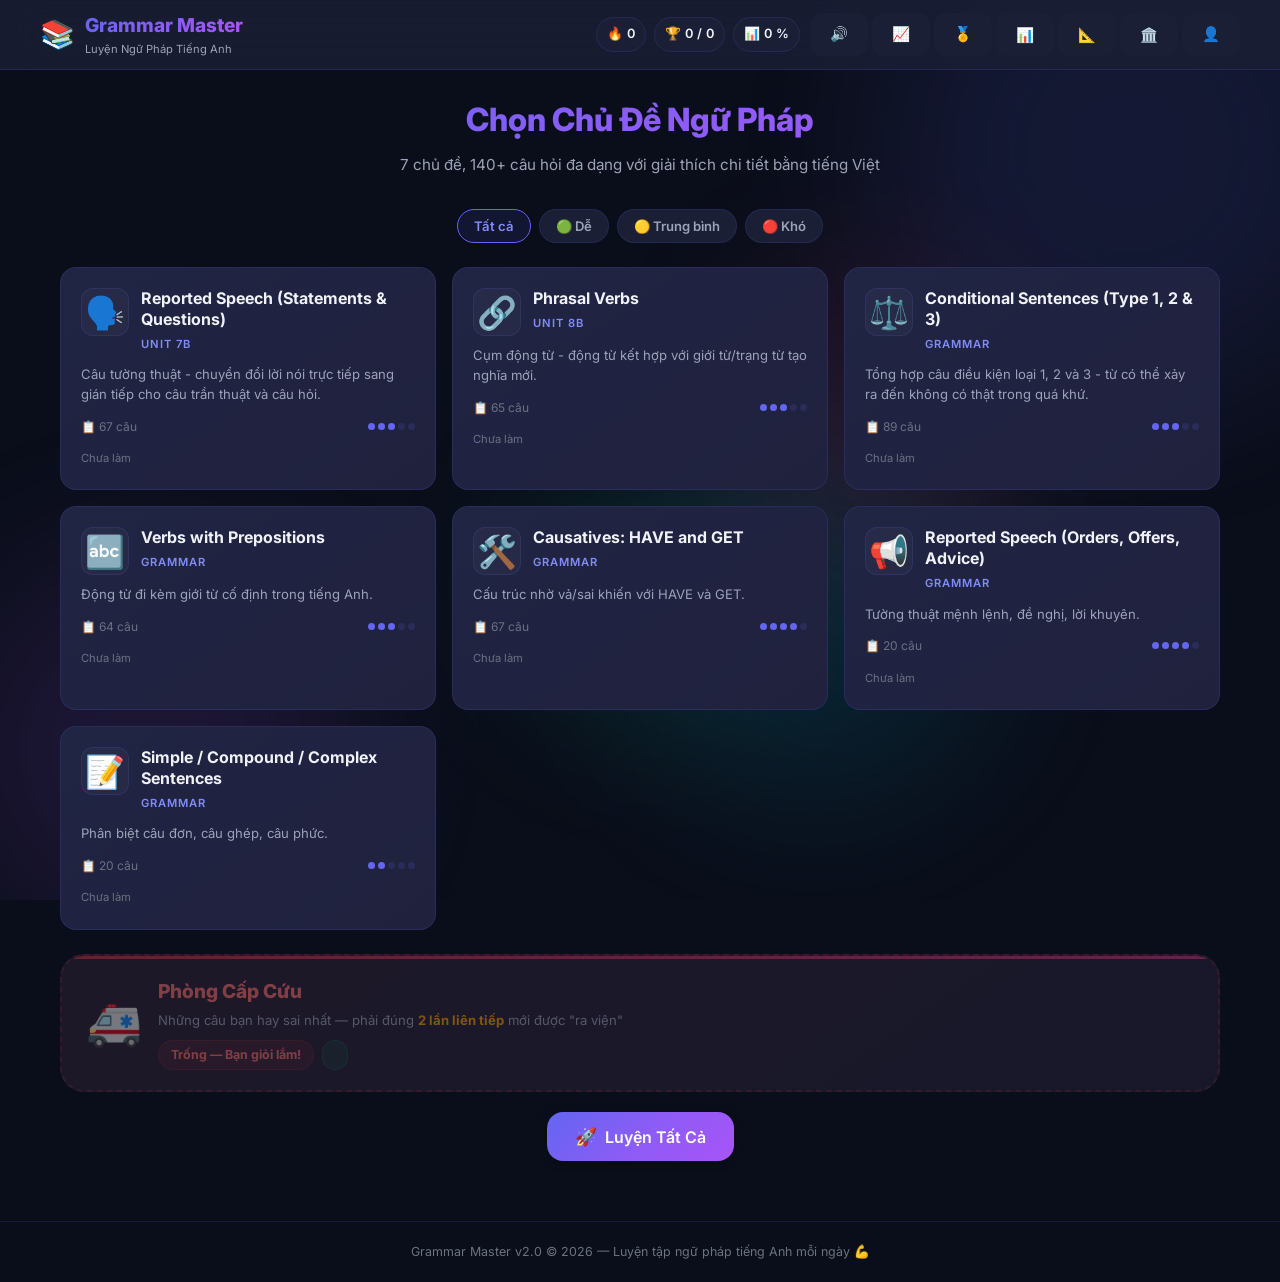
<file: index.html>
<!DOCTYPE html>
<html lang="vi">
<head>
    <meta charset="UTF-8">
    <meta name="viewport" content="width=device-width, initial-scale=1.0">
    <title>Grammar Master | Luyện Ngữ Pháp Tiếng Anh</title>
    <meta name="description" content="Ứng dụng luyện tập ngữ pháp tiếng Anh với chấm điểm và giải thích chi tiết bằng tiếng Việt">
    <link rel="manifest" href="manifest.json">
    <meta name="theme-color" content="#6366f1">
    <meta name="apple-mobile-web-app-capable" content="yes">
    <link rel="preconnect" href="https://fonts.googleapis.com">
    <link rel="preconnect" href="https://fonts.gstatic.com" crossorigin>
    <link href="https://fonts.googleapis.com/css2?family=Inter:wght@300;400;500;600;700;800;900&display=swap" rel="stylesheet">
    <link rel="stylesheet" href="styles.css">
</head>
<body>
    <!-- Auth Modal -->
    <div class="auth-modal hidden" id="authModal">
        <div class="auth-backdrop" onclick="closeAuth()"></div>
        <div class="auth-card">
            <h2 id="authTitle" style="color: #fff; margin-bottom: 0.5rem; text-align: center;">Đăng nhập tài khoản</h2>
            <p id="authSubtitle" style="color: #9ca3b8; text-align: center; margin-bottom: 1.5rem; font-size: 0.95rem;">Điểu này giúp đồng bộ dữ liệu của bạn trên đám mây.</p>
            <div class="auth-form" style="display: flex; flex-direction: column; gap: 1rem;">
                <input type="text" id="authUsername" placeholder="Tên đăng nhập (Username)" autocomplete="off" style="padding: 1rem; border-radius: 0.75rem; border: 1px solid rgba(255,255,255,0.1); background: rgba(30,41,59,0.8); color: #fff; font-family: 'Inter';">
                <input type="password" id="authPassword" placeholder="Mật khẩu" autocomplete="off" style="padding: 1rem; border-radius: 0.75rem; border: 1px solid rgba(255,255,255,0.1); background: rgba(30,41,59,0.8); color: #fff; font-family: 'Inter';">
                <div class="auth-error hidden" id="authError" style="color: #ef4444; font-size: 0.85rem; text-align: center; padding: 0.5rem; background: rgba(239,68,68,0.1); border-radius: 0.5rem;">Lỗi</div>
                <button class="btn btn-primary btn-xl" id="authSubmitBtn" onclick="submitAuth()">Đăng Nhập Ngay</button>
                <div class="auth-switch" style="text-align: center; font-size: 0.9rem; color: #9ca3b8; margin-top: 0.5rem;">Chưa có tài khoản? <span class="auth-switch-link" onclick="toggleAuthMode()" style="color: #818cf8; cursor: pointer; text-decoration: underline;">Tạo tài khoản mới</span></div>
                <button class="btn btn-ghost" onclick="closeAuth()" style="margin-top: 0.5rem;">Đóng (Chơi ẩn danh)</button>
            </div>
        </div>
    </div>

    <!-- Sync Toast -->
    <div class="achievement-toast hidden" id="syncToast" style="bottom: 80px;">
        <div class="achievement-toast-icon">☁️</div>
        <div class="achievement-toast-content">
            <div class="achievement-toast-title" id="syncToastTitle">Đồng bộ đám mây</div>
            <div class="achievement-toast-desc" id="syncToastDesc">Đang cập nhật...</div>
        </div>
    </div>

    <div class="bg-animation"><div class="floating-shape shape-1"></div><div class="floating-shape shape-2"></div><div class="floating-shape shape-3"></div><div class="floating-shape shape-4"></div><div class="floating-shape shape-5"></div></div>

    <!-- Achievement Toast -->
    <div class="achievement-toast hidden" id="achievementToast">
        <div class="achievement-toast-icon" id="achievementToastIcon">🏅</div>
        <div class="achievement-toast-content">
            <div class="achievement-toast-title" id="achievementToastTitle">Thành tích mới!</div>
            <div class="achievement-toast-desc" id="achievementToastDesc"></div>
        </div>
    </div>

    <!-- Header -->
    <header class="header" id="header">
        <div class="header-content">
            <div class="logo" onclick="backToTopics()" style="cursor:pointer">
                <div class="logo-icon">📚</div>
                <div class="logo-text">
                    <h1>Grammar Master</h1>
                    <p>Luyện Ngữ Pháp Tiếng Anh</p>
                </div>
            </div>
            <div class="header-right">
                <div class="header-stats" id="headerStats">
                    <div class="stat-badge"><span class="stat-icon">🔥</span><span id="streakCount">0</span></div>
                    <div class="stat-badge"><span class="stat-icon">🏆</span><span id="totalScore">0</span>/<span id="totalQuestions">0</span></div>
                    <div class="stat-badge"><span class="stat-icon">📊</span><span id="accuracy">0</span>%</div>
                </div>
                <div class="header-actions">
                    <button class="btn btn-icon-only" id="soundToggle" onclick="toggleSound()" title="Âm thanh">🔊</button>
                    <button class="btn btn-icon-only" id="statsBtn" onclick="showStatsPage()" title="Thống kê">📈</button>
                    <button class="btn btn-icon-only" id="achieveBtn" onclick="showAchievementsPage()" title="Thành tích">🏅</button>
                    <a href="dashboard.html" class="btn btn-icon-only" title="Dashboard" style="text-decoration:none; display:flex; align-items:center; justify-content:center;">📊</a>
                    <a href="matran.html" class="btn btn-icon-only" title="Ôn Ma Trận Cuối Kỳ II" style="text-decoration:none; display:flex; align-items:center; justify-content:center;">📐</a>
                    <a href="exams.html" class="btn btn-icon-only" title="Phòng luyện đề THPTQG" style="text-decoration:none; display:flex; align-items:center; justify-content:center;">🏛️</a>
                    <button class="btn btn-icon-only" id="authBtn" onclick="openAuth()" title="Tài khoản thiết lập (Đồng bộ)">👤</button>
                </div>
            </div>
        </div>
    </header>

    <main class="main-content">
        <!-- TOPIC SELECTION -->
        <section class="topic-selection" id="topicSelection">
            <div class="section-header">
                <h2 class="section-title">Chọn Chủ Đề Ngữ Pháp</h2>
                <p class="section-subtitle">7 chủ đề, 140+ câu hỏi đa dạng với giải thích chi tiết bằng tiếng Việt</p>
            </div>
            <!-- Difficulty Filter -->
            <div class="filter-bar" id="filterBar">
                <button class="filter-btn active" data-filter="all" onclick="setFilter('all')">Tất cả</button>
                <button class="filter-btn" data-filter="1" onclick="setFilter('1')">🟢 Dễ</button>
                <button class="filter-btn" data-filter="2" onclick="setFilter('2')">🟡 Trung bình</button>
                <button class="filter-btn" data-filter="3" onclick="setFilter('3')">🔴 Khó</button>
            </div>
            <div class="topic-grid" id="topicGrid"></div>
            <!-- Phòng Cấp Cứu Card -->
            <div class="er-card" id="erCard" onclick="startReviewWrong()">
                <div class="er-card-icon">🚑</div>
                <div class="er-card-content">
                    <h3 class="er-card-title">Phòng Cấp Cứu</h3>
                    <p class="er-card-desc">Những câu bạn hay sai nhất — phải đúng <strong>2 lần liên tiếp</strong> mới được "ra viện"</p>
                    <div class="er-card-stats">
                        <span class="er-stat-badge" id="erCount">0 câu đang kẹt</span>
                        <span class="er-stat-badge er-stat-ready" id="erReady"></span>
                    </div>
                </div>
                <div class="er-card-arrow">→</div>
            </div>

            <div class="action-buttons-row">
                <button class="btn btn-primary btn-xl" onclick="startPracticeAll()"><span class="btn-icon">🚀</span> Luyện Tất Cả</button>
            </div>
        </section>

        <!-- QUIZ SECTION -->
        <section class="quiz-section hidden" id="quizSection">
            <div class="quiz-header">
                <button class="btn btn-ghost" onclick="backToTopics()"><span>←</span> Quay Lại</button>
                <div class="quiz-topic-title" id="quizTopicTitle"></div>
                <div class="quiz-progress"><span id="currentQ">1</span>/<span id="totalQ">10</span></div>
            </div>
            <div class="theory-panel" id="theoryPanel">
                <div class="theory-toggle" onclick="toggleTheory()"><span class="theory-icon">📖</span><span>Xem Lý Thuyết</span><span class="toggle-arrow" id="toggleArrow">▼</span></div>
                <div class="theory-content hidden" id="theoryContent"></div>
            </div>
            <div class="progress-bar-container"><div class="progress-bar" id="progressBar" style="width:0%"></div></div>
            <!-- Streak indicator -->
            <div class="streak-indicator hidden" id="streakIndicator"><span id="streakText">🔥 2 câu đúng liên tiếp!</span></div>
            <!-- Question Card -->
            <div class="question-card" id="questionCard">
                <div class="question-header-row">
                    <div class="question-number" id="questionNumber">Câu 1</div>
                    <div class="difficulty-badge" id="difficultyBadge">🟢 Dễ</div>
                </div>
                <div class="question-text" id="questionText"></div>
                <div class="options-container" id="optionsContainer"></div>
                <div class="feedback-container hidden" id="feedbackContainer">
                    <div class="feedback-icon" id="feedbackIcon"></div>
                    <div class="feedback-text" id="feedbackText"></div>
                    <div class="explanation" id="explanation"></div>
                </div>
                <div class="question-actions"><button class="btn btn-primary hidden" id="nextBtn" onclick="nextQuestion()">Câu Tiếp Theo →</button></div>
            </div>
        </section>

        <!-- RESULTS SECTION -->
        <section class="results-section hidden" id="resultsSection">
            <div class="results-card">
                <div class="results-header">
                    <div class="results-emoji" id="resultsEmoji">🎉</div>
                    <h2 class="results-title" id="resultsTitle">Hoàn Thành!</h2>
                    <p class="results-subtitle" id="resultsSubtitle"></p>
                </div>
                <div class="results-stats">
                    <div class="result-stat"><div class="result-stat-value" id="resCorrect">0</div><div class="result-stat-label">Đúng ✅</div></div>
                    <div class="result-stat"><div class="result-stat-value" id="resWrong">0</div><div class="result-stat-label">Sai ❌</div></div>
                    <div class="result-stat"><div class="result-stat-value" id="resScore">0%</div><div class="result-stat-label">Điểm 📊</div></div>
                </div>
                <div class="score-ring-container">
                    <svg class="score-ring" viewBox="0 0 200 200">
                        <defs><linearGradient id="scoreGradient" x1="0%" y1="0%" x2="100%" y2="0%"><stop offset="0%" stop-color="#6366f1"/><stop offset="50%" stop-color="#8b5cf6"/><stop offset="100%" stop-color="#a855f7"/></linearGradient></defs>
                        <circle class="score-ring-bg" cx="100" cy="100" r="85"/>
                        <circle class="score-ring-fill" id="scoreRingFill" cx="100" cy="100" r="85"/>
                    </svg>
                    <div class="score-ring-text" id="scoreRingText">0%</div>
                </div>
                <div class="review-section">
                    <h3 class="review-title">📝 Xem Lại Các Câu Trả Lời</h3>
                    <div class="review-list" id="reviewList"></div>
                </div>
                <div class="results-actions">
                    <button class="btn btn-primary" onclick="retryQuiz()">🔄 Làm Lại</button>
                    <button class="btn btn-secondary" onclick="backToTopics()">📚 Chọn Chủ Đề Khác</button>
                </div>
            </div>
        </section>

        <!-- STATS PAGE -->
        <section class="stats-page hidden" id="statsPage">
            <div class="page-header"><button class="btn btn-ghost" onclick="backToTopics()">← Quay Lại</button><h2>📈 Thống Kê Tiến Bộ</h2></div>
            <div class="stats-overview" id="statsOverview"></div>
            <div class="stats-chart-container">
                <h3>Lịch sử điểm số</h3>
                <canvas id="progressChart" width="700" height="300"></canvas>
            </div>
            <div class="stats-by-topic" id="statsByTopic"></div>
        </section>

        <!-- ACHIEVEMENTS PAGE -->
        <section class="achievements-page hidden" id="achievementsPage">
            <div class="page-header"><button class="btn btn-ghost" onclick="backToTopics()">← Quay Lại</button><h2>🏅 Thành Tích</h2></div>
            <div class="achievements-grid" id="achievementsGrid"></div>
        </section>
    </main>

    <footer class="footer"><p>Grammar Master v2.0 © 2026 — Luyện tập ngữ pháp tiếng Anh mỗi ngày 💪</p></footer>
    <script src="sounds.js"></script>
    <script src="grammar-data.js"></script>
    <script src="generated_bank.js"></script>
    <script src="app.js"></script>
    <script>if('serviceWorker' in navigator){navigator.serviceWorker.register('./sw.js');}</script>
</body>
</html>
</file>
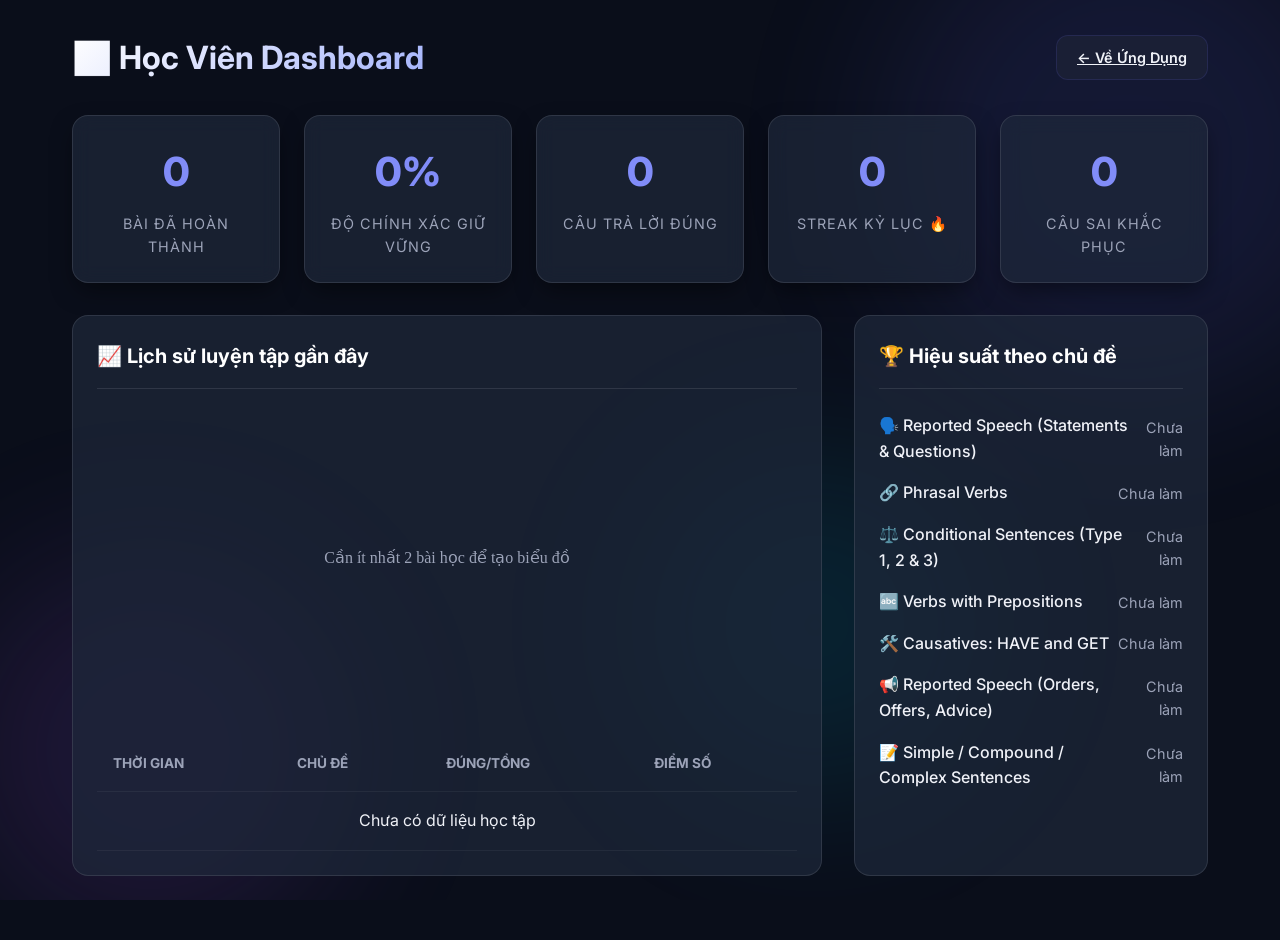
<file: dashboard.html>
<!DOCTYPE html>
<html lang="vi">
<head>
    <meta charset="UTF-8">
    <meta name="viewport" content="width=device-width, initial-scale=1.0">
    <title>Dashboard | Grammar Master</title>
    <link href="https://fonts.googleapis.com/css2?family=Inter:wght@300;400;500;600;700;800;900&display=swap" rel="stylesheet">
    <link rel="stylesheet" href="styles.css">
    <style>
        .dashboard-container {
            max-width: 1200px;
            margin: 0 auto;
            padding: 2rem;
            position: relative;
            z-index: 2;
        }
        .dash-header {
            display: flex;
            justify-content: space-between;
            align-items: center;
            margin-bottom: 2rem;
        }
        .dash-title {
            font-size: 2rem;
            background: linear-gradient(135deg, #fff, #a5b4fc);
            -webkit-background-clip: text;
            -webkit-text-fill-color: transparent;
        }
        .metrics-grid {
            display: grid;
            grid-template-columns: repeat(auto-fit, minmax(200px, 1fr));
            gap: 1.5rem;
            margin-bottom: 2rem;
        }
        .metric-card {
            background: rgba(30, 41, 59, 0.7);
            border: 1px solid rgba(255, 255, 255, 0.1);
            border-radius: 1rem;
            padding: 1.5rem;
            text-align: center;
            box-shadow: 0 10px 25px -5px rgba(0, 0, 0, 0.5);
            backdrop-filter: blur(10px);
            transition: transform 0.3s;
        }
        .metric-card:hover {
            transform: translateY(-5px);
            border-color: rgba(99, 102, 241, 0.4);
        }
        .metric-value {
            font-size: 2.5rem;
            font-weight: 800;
            color: #818cf8;
            margin-bottom: 0.5rem;
        }
        .metric-label {
            color: #9ca3b8;
            font-size: 0.9rem;
            text-transform: uppercase;
            letter-spacing: 1px;
        }
        .panels-grid {
            display: grid;
            grid-template-columns: 2fr 1fr;
            gap: 2rem;
            margin-bottom: 2rem;
        }
        @media (max-width: 768px) {
            .panels-grid { grid-template-columns: 1fr; }
        }
        .dash-panel {
            background: rgba(30, 41, 59, 0.7);
            border: 1px solid rgba(255, 255, 255, 0.1);
            border-radius: 1rem;
            padding: 1.5rem;
        }
        .panel-title {
            font-size: 1.25rem;
            margin-bottom: 1.5rem;
            color: #fff;
            border-bottom: 1px solid rgba(255,255,255,0.1);
            padding-bottom: 1rem;
            display: flex;
            align-items: center;
            gap: 0.5rem;
        }
        .history-table {
            width: 100%;
            border-collapse: collapse;
        }
        .history-table th, .history-table td {
            padding: 1rem;
            text-align: left;
            border-bottom: 1px solid rgba(255,255,255,0.05);
        }
        .history-table th {
            color: #9ca3b8;
            font-size: 0.85rem;
            text-transform: uppercase;
        }
        .history-table tr:hover {
            background: rgba(255,255,255,0.02);
        }
        .score-badge {
            padding: 0.25rem 0.5rem;
            border-radius: 0.5rem;
            font-size: 0.85rem;
            font-weight: 600;
        }
        .score-high { background: rgba(34, 197, 94, 0.2); color: #4ade80; }
        .score-med { background: rgba(234, 179, 8, 0.2); color: #fde047; }
        .score-low { background: rgba(239, 68, 68, 0.2); color: #f87171; }
        
        .topic-list {
            display: flex;
            flex-direction: column;
            gap: 1rem;
        }
        .topic-item {
            display: flex;
            justify-content: space-between;
            align-items: center;
        }
        .topic-name {
            font-weight: 500;
        }
        .topic-stats {
            text-align: right;
            font-size: 0.9rem;
            color: #9ca3b8;
        }
        .topic-best {
            color: #fff;
            font-weight: bold;
        }
        .chart-container {
            width: 100%;
            height: 300px;
            margin-top: 1rem;
        }
    </style>
</head>
<body>
    <div class="bg-animation">
        <div class="floating-shape shape-1"></div>
        <div class="floating-shape shape-2"></div>
        <div class="floating-shape shape-3"></div>
    </div>

    <div class="dashboard-container">
        <div class="dash-header">
            <h1 class="dash-title">📊 Học Viên Dashboard</h1>
            <a href="index.html" class="btn btn-secondary">← Về Ứng Dụng</a>
        </div>

        <div class="metrics-grid" id="metricsGrid">
            <!-- Metrics will be injected here -->
        </div>

        <div class="panels-grid">
            <div class="dash-panel">
                <h3 class="panel-title">📈 Lịch sử luyện tập gần đây</h3>
                <div class="chart-container">
                    <canvas id="dashChart" width="700" height="300"></canvas>
                </div>
                <div style="overflow-x: auto; margin-top: 1.5rem;">
                    <table class="history-table">
                        <thead>
                            <tr>
                                <th>Thời gian</th>
                                <th>Chủ đề</th>
                                <th>Đúng/Tổng</th>
                                <th>Điểm số</th>
                            </tr>
                        </thead>
                        <tbody id="historyTbody">
                            <!-- History -->
                        </tbody>
                    </table>
                </div>
            </div>

            <div class="dash-panel">
                <h3 class="panel-title">🏆 Hiệu suất theo chủ đề</h3>
                <div class="topic-list" id="topicList">
                    <!-- Topics -->
                </div>
            </div>
        </div>
    </div>

    <script src="grammar-data.js"></script>
    <script>
        document.addEventListener("DOMContentLoaded", () => {
            const stored = JSON.parse(localStorage.getItem('grammar_master_v2')) || {
                totalCorrect: 0, totalAnswered: 0, bestStreak: 0, sessionsCompleted: 0,
                history: [], topicStats: {}, wrongQuestions: []
            };

            // Metrics
            const acc = stored.totalAnswered > 0 ? Math.round((stored.totalCorrect / stored.totalAnswered) * 100) : 0;
            document.getElementById('metricsGrid').innerHTML = `
                <div class="metric-card"><div class="metric-value">${stored.sessionsCompleted || 0}</div><div class="metric-label">Bài Đã Hoàn Thành</div></div>
                <div class="metric-card"><div class="metric-value">${acc}%</div><div class="metric-label">Độ Chính Xác Giữ vững</div></div>
                <div class="metric-card"><div class="metric-value">${stored.totalCorrect || 0}</div><div class="metric-label">Câu Trả Lời Đúng</div></div>
                <div class="metric-card"><div class="metric-value">${stored.bestStreak || 0}</div><div class="metric-label">Streak Kỷ Lục 🔥</div></div>
                <div class="metric-card"><div class="metric-value">${stored.wrongQuestions ? stored.wrongQuestions.length : 0}</div><div class="metric-label">Câu Sai Khắc Phục</div></div>
            `;

            // History Table
            const hTbody = document.getElementById('historyTbody');
            const history = stored.history || [];
            if (history.length === 0) {
                hTbody.innerHTML = '<tr><td colspan="4" style="text-align:center">Chưa có dữ liệu học tập</td></tr>';
            } else {
                const latest = history.slice(-10).reverse();
                hTbody.innerHTML = latest.map(h => {
                    const date = new Date(h.date).toLocaleString('vi-VN');
                    let topicName = "Tổng Hợp / Ôn Tập";
                    if (h.topicId && h.topicId !== 'all' && h.topicId !== 'review') {
                        const t = GRAMMAR_TOPICS.find(x => x.id === h.topicId);
                        if (t) topicName = t.title;
                    }
                    let scoreClass = h.pct >= 80 ? 'score-high' : h.pct >= 50 ? 'score-med' : 'score-low';
                    return `<tr>
                        <td>${date}</td>
                        <td>${topicName}</td>
                        <td>${h.correct}/${h.total}</td>
                        <td><span class="score-badge ${scoreClass}">${h.pct}%</span></td>
                    </tr>`;
                }).join('');
            }

            // Topics List
            const tList = document.getElementById('topicList');
            tList.innerHTML = GRAMMAR_TOPICS.map(t => {
                const s = stored.topicStats[t.id];
                if (!s) return `<div class="topic-item"><div class="topic-name">${t.emoji} ${t.title}</div><div class="topic-stats">Chưa làm</div></div>`;
                return `<div class="topic-item">
                    <div class="topic-name">${t.emoji} ${t.title}</div>
                    <div class="topic-stats">
                        Số lần: ${s.attempts} | Best: <span class="topic-best">${s.bestPct}%</span>
                    </div>
                </div>`;
            }).join('');

            // Draw Chart
            drawChart(history);
        });

        function drawChart(history) {
            const canvas = document.getElementById('dashChart');
            if (!canvas) return;
            const ctx = canvas.getContext('2d');
            const W = canvas.width, H = canvas.height;
            
            if (history.length < 2) {
                ctx.fillStyle = '#9ca3b8'; ctx.font = '16px Inter';
                ctx.textAlign = 'center'; ctx.fillText('Cần ít nhất 2 bài học để tạo biểu đồ', W/2, H/2);
                return;
            }

            const data = history.slice(-20);
            const pad = { top: 20, right: 20, bottom: 40, left: 40 };
            const cw = W - pad.left - pad.right, ch = H - pad.top - pad.bottom;

            ctx.strokeStyle = 'rgba(255,255,255,0.1)'; ctx.lineWidth = 1;
            for (let i = 0; i <= 4; i++) {
                const y = pad.top + (ch / 4) * i;
                ctx.beginPath(); ctx.moveTo(pad.left, y); ctx.lineTo(W - pad.right, y); ctx.stroke();
                ctx.fillStyle = '#6b7280'; ctx.font = '12px Inter'; ctx.textAlign = 'right';
                ctx.fillText((100 - i * 25) + '%', pad.left - 8, y + 4);
            }

            const stepX = cw / (data.length - 1);
            ctx.beginPath();
            const gradient = ctx.createLinearGradient(pad.left, 0, W - pad.right, 0);
            gradient.addColorStop(0, '#4ade80'); gradient.addColorStop(1, '#3b82f6');
            ctx.strokeStyle = gradient; ctx.lineWidth = 3; ctx.lineJoin = 'round';

            data.forEach((d, i) => {
                const x = pad.left + i * stepX;
                const y = pad.top + ch - (d.pct / 100) * ch;
                i === 0 ? ctx.moveTo(x, y) : ctx.lineTo(x, y);
            });
            ctx.stroke();

            data.forEach((d, i) => {
                const x = pad.left + i * stepX;
                const y = pad.top + ch - (d.pct / 100) * ch;
                ctx.beginPath(); ctx.arc(x, y, 4, 0, Math.PI * 2);
                ctx.fillStyle = '#3b82f6'; ctx.fill();
                ctx.strokeStyle = '#fff'; ctx.lineWidth = 2; ctx.stroke();
            });

            ctx.fillStyle = '#9ca3b8'; ctx.font = '11px Inter'; ctx.textAlign = 'center';
            data.forEach((d, i) => {
                if (data.length <= 10 || i % 2 === 0) {
                    const x = pad.left + i * stepX;
                    const ds = new Date(d.date);
                    ctx.fillText(ds.getDate() + '/' + (ds.getMonth()+1), x, H - pad.bottom + 20);
                }
            });
        }
    </script>
</body>
</html>
</file>
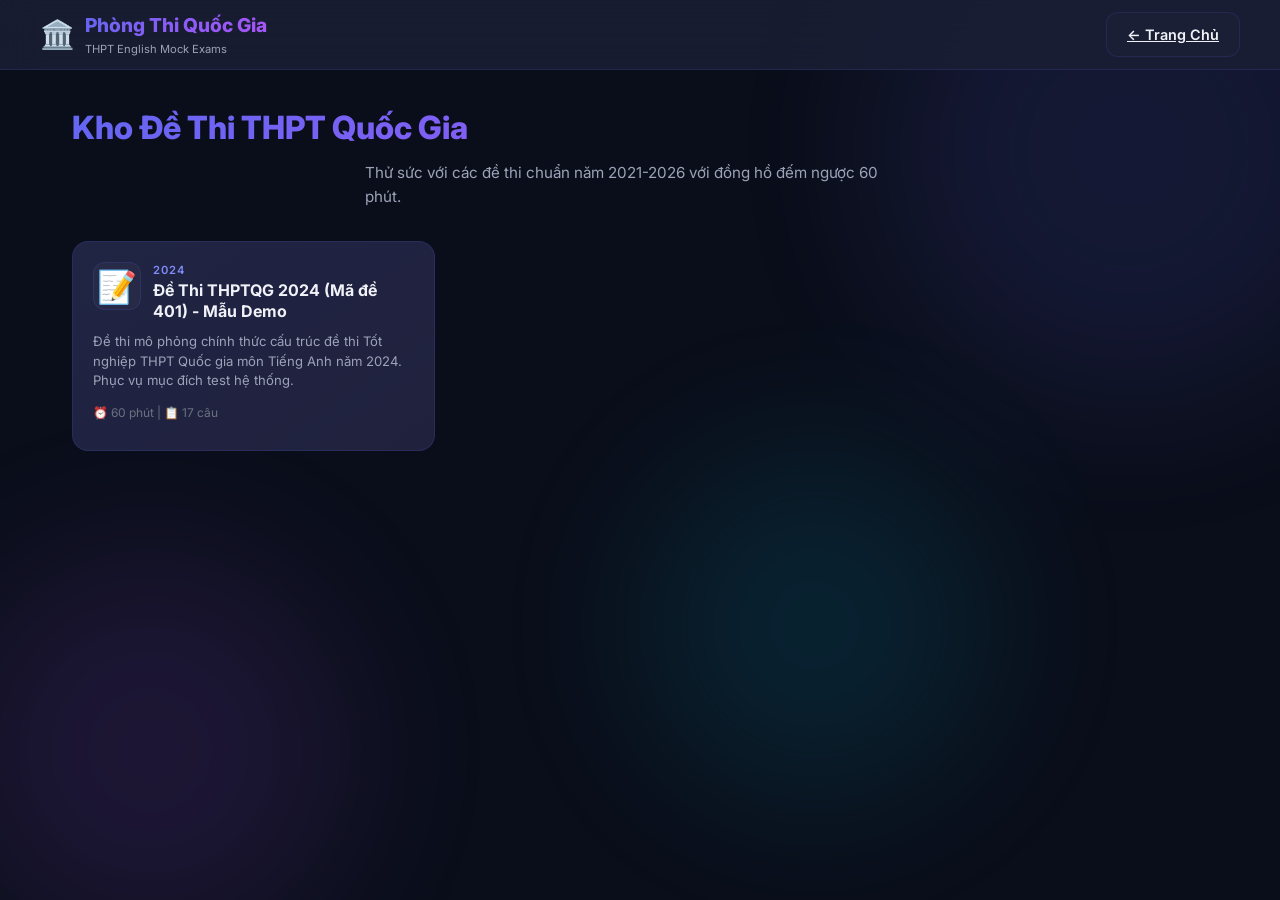
<file: exams.html>
<!DOCTYPE html>
<html lang="vi">
<head>
    <meta charset="UTF-8">
    <meta name="viewport" content="width=device-width, initial-scale=1.0">
    <title>Luyện Đề THPT Quốc Gia | Grammar Master</title>
    <link href="https://fonts.googleapis.com/css2?family=Inter:wght@300;400;500;600;700;800;900&display=swap" rel="stylesheet">
    <link rel="stylesheet" href="styles.css">
    <style>
        .exam-hub { max-width: 1200px; margin: 0 auto; padding: 2rem; position: relative; z-index: 2; }
        .exam-cards { display: grid; grid-template-columns: repeat(auto-fill, minmax(300px, 1fr)); gap: 1.5rem; }
        
        .exam-room { display: none; max-width: 1400px; margin: 0 auto; padding: 1rem; position: relative; z-index: 2; height: calc(100vh - 80px); gap: 1.5rem; }
        .exam-room.active { display: grid; grid-template-columns: 1fr 340px; }
        @media (max-width: 900px) { .exam-room.active { grid-template-columns: 1fr; height: auto; } }

        /* Left Side: Questions */
        .exam-left { background: rgba(30, 41, 59, 0.7); border: 1px solid rgba(255,255,255,0.1); border-radius: 1rem; padding: 1.5rem; overflow-y: auto; scroll-behavior: smooth; }
        .q-part-title { font-size: 1.2rem; font-weight: 700; background: linear-gradient(135deg, #a5b4fc, #c4b5fd); -webkit-background-clip: text; -webkit-text-fill-color: transparent; margin: 2rem 0 1rem; border-bottom: 1px dashed rgba(255,255,255,0.1); padding-bottom: 0.5rem; }
        
        .passage-box { background: rgba(0,0,0,0.2); padding: 1.25rem; border-left: 4px solid #6366f1; border-radius: 0.5rem; margin-bottom: 1.5rem; font-size: 0.95rem; line-height: 1.7; color: #e2e8f0; text-align: justify; }
        
        .exam-question { margin-bottom: 2rem; padding: 1rem; background: rgba(255,255,255,0.02); border-radius: 0.75rem; border: 1px solid transparent; transition: all 0.3s; }
        .exam-question.active-q { border-color: rgba(99,102,241,0.5); box-shadow: 0 0 15px rgba(99,102,241,0.1); }
        .eq-num { font-weight: 800; color: #818cf8; margin-right: 0.5rem; }
        .eq-text { font-size: 1.05rem; margin-bottom: 1rem; font-weight: 500; }
        
        .eq-options { display: grid; grid-template-columns: 1fr 1fr; gap: 0.75rem; }
        @media (max-width: 600px) { .eq-options { grid-template-columns: 1fr; } }
        .eq-opt { display: flex; align-items: center; gap: 10px; padding: 10px; border: 1px solid rgba(255,255,255,0.1); border-radius: 0.5rem; cursor: pointer; transition: all 0.2s; background: rgba(255,255,255,0.03); }
        .eq-opt:hover { background: rgba(99,102,241,0.1); border-color: rgba(99,102,241,0.3); }
        .eq-opt.selected { background: rgba(99,102,241,0.2); border-color: #6366f1; box-shadow: inset 0 0 0 1px #6366f1; }
        .eq-opt input { display: none; }
        
        /* Right Side: Navigation */
        .exam-right { background: rgba(30, 41, 59, 0.9); border: 1px solid rgba(255,255,255,0.1); border-radius: 1rem; padding: 1.5rem; display: flex; flex-direction: column; }
        .timer-box { text-align: center; font-size: 2.5rem; font-weight: 900; color: #f87171; background: rgba(0,0,0,0.3); padding: 1rem; border-radius: 0.75rem; margin-bottom: 1.5rem; border: 1px solid rgba(248,113,113,0.3); text-shadow: 0 0 10px rgba(248,113,113,0.5); font-family: monospace; }
        
        .nav-grid { display: grid; grid-template-columns: repeat(5, 1fr); gap: 0.5rem; overflow-y: auto; flex: 1; margin-bottom: 1rem; padding-right: 5px; }
        .nav-btn { aspect-ratio: 1; border-radius: 50%; display: flex; align-items: center; justify-content: center; font-size: 0.85rem; font-weight: 700; cursor: pointer; background: rgba(255,255,255,0.05); border: 1px solid rgba(255,255,255,0.1); color: #9ca3b8; transition: all 0.2s; }
        .nav-btn:hover { background: rgba(255,255,255,0.1); }
        .nav-btn.answered { background: #6366f1; border-color: #818cf8; color: #fff; box-shadow: 0 0 10px rgba(99,102,241,0.5); }
        
        .submit-btn { width: 100%; padding: 1rem; font-size: 1.1rem; border-radius: 0.75rem; text-transform: uppercase; letter-spacing: 2px; }

        /* Review Mode Styling */
        .eq-opt.correct-review { background: rgba(16,185,129,0.2) !important; border-color: #10b981 !important; }
        .eq-opt.wrong-review { background: rgba(239,68,68,0.2) !important; border-color: #ef4444 !important; opacity: 0.6; }
        .nav-btn.review-correct { background: #10b981; border-color: #34d399; color: white; }
        .nav-btn.review-wrong { background: #ef4444; border-color: #f87171; color: white; }
        .explanation-box { margin-top: 10px; padding: 10px; background: rgba(30,41,59,0.8); border-left: 3px solid #f59e0b; border-radius: 4px; font-size: 0.9rem; color: #cbd5e1; display: none; }
        .review-mode .explanation-box { display: block; }
    </style>
</head>
<body>
    <header class="header">
        <div class="header-content">
            <div class="logo">
                <div class="logo-icon">🏛️</div>
                <div class="logo-text">
                    <h1>Phòng Thi Quốc Gia</h1>
                    <p>THPT English Mock Exams</p>
                </div>
            </div>
            <div class="header-right">
                <a href="index.html" class="btn btn-secondary">← Trang Chủ</a>
            </div>
        </div>
    </header>

    <div class="bg-animation">
        <div class="floating-shape shape-1"></div>
        <div class="floating-shape shape-2"></div>
        <div class="floating-shape shape-3"></div>
    </div>

    <!-- HUB VIEW -->
    <div class="exam-hub" id="examHub">
        <h2 class="section-title">Kho Đề Thi THPT Quốc Gia</h2>
        <p class="section-subtitle" style="margin-bottom: 2rem;">Thử sức với các đề thi chuẩn năm 2021-2026 với đồng hồ đếm ngược 60 phút.</p>
        <div class="exam-cards" id="examList">
            <!-- Rendered by JS -->
        </div>
    </div>

    <!-- EXAM ROOM VIEW -->
    <div class="exam-room" id="examRoom">
        <div class="exam-left" id="examQuestionsContainer">
            <!-- Questions rendered here -->
        </div>
        <div class="exam-right">
            <div class="timer-box" id="examTimer">60:00</div>
            <h3 style="margin-bottom: 10px; font-size: 0.9rem; color: #9ca3b8;">Bảng Câu Hỏi (50 Câu)</h3>
            <div class="nav-grid" id="examNavGrid">
                <!-- Nav buttons rendered here -->
            </div>
            <button class="btn btn-primary submit-btn" id="examSubmitBtn" onclick="submitExam()">Nộp Bài</button>
        </div>
    </div>

    <script src="exam-data.js"></script>
    <script>
        let currentExam = null;
        let timerInt = null;
        let timeLeft = 3600; // 60 mins
        let userAnswers = {};
        let isReviewMode = false;

        function renderHub() {
            const list = document.getElementById('examList');
            list.innerHTML = EXAM_DB.map((ex, i) => `
                <div class="topic-card" onclick="startExam(${i})">
                    <div class="topic-card-header">
                        <div class="topic-emoji">📝</div>
                        <div class="topic-info">
                            <div class="topic-unit">${ex.year}</div>
                            <h3>${ex.title}</h3>
                        </div>
                    </div>
                    <div class="topic-description">${ex.desc}</div>
                    <div class="topic-meta">
                        <div class="topic-question-count">⏰ ${ex.timeLimit} phút | 📋 ${ex.questions.length} câu</div>
                        <div class="start-badge">Bắt đầu &rarr;</div>
                    </div>
                </div>
            `).join('');
        }

        function startExam(idx) {
            currentExam = EXAM_DB[idx];
            document.getElementById('examHub').style.display = 'none';
            document.getElementById('examRoom').classList.add('active');
            userAnswers = {};
            isReviewMode = false;
            
            // Build UI
            buildQuestions();
            buildNav();
            
            // Start Timer
            timeLeft = currentExam.timeLimit * 60;
            updateTimerUI();
            clearInterval(timerInt);
            timerInt = setInterval(() => {
                timeLeft--;
                updateTimerUI();
                if(timeLeft <= 0) {
                    clearInterval(timerInt);
                    alert("Đã hết thời gian làm bài!");
                    submitExam();
                }
            }, 1000);
            
            // Scroll to top
            document.getElementById('examQuestionsContainer').scrollTop = 0;
            document.getElementById('examSubmitBtn').textContent = "Nộp Bài";
            document.getElementById('examSubmitBtn').classList.remove('hidden');
            document.getElementById('examRoom').classList.remove('review-mode');
        }

        function updateTimerUI() {
            const m = Math.floor(timeLeft / 60);
            const s = timeLeft % 60;
            document.getElementById('examTimer').textContent = `${m.toString().padStart(2,'0')}:${s.toString().padStart(2,'0')}`;
            if(timeLeft < 300) document.getElementById('examTimer').style.color = '#ef4444'; // Red if < 5m
        }

        function buildQuestions() {
            const container = document.getElementById('examQuestionsContainer');
            let html = `<h2 style="margin-bottom:1rem">${currentExam.title}</h2>`;
            
            let currentGroup = "";
            let qIndex = 0;

            currentExam.questions.forEach((qObj) => {
                // Determine if we need a new section/passage
                if (qObj.groupTitle !== currentGroup) {
                    currentGroup = qObj.groupTitle;
                    html += `<div class="q-part-title">${currentGroup}</div>`;
                    if (qObj.passage) {
                        html += `<div class="passage-box">${qObj.passage.replace(/\\n/g, '<br>')}</div>`;
                    }
                }

                qIndex++;
                const opts = qObj.options.map((opt, oIdx) => `
                    <label class="eq-opt" id="opt-${qIndex}-${oIdx}">
                        <input type="radio" name="q${qIndex}" value="${oIdx}" onchange="selectAnswer(${qIndex}, ${oIdx})">
                        <span style="font-weight:bold; color:#818cf8; width:20px">${String.fromCharCode(65+oIdx)}.</span> ${opt}
                    </label>
                `).join('');

                html += `
                <div class="exam-question" id="qbox-${qIndex}">
                    <div class="eq-text"><span class="eq-num">Câu ${qIndex}:</span>${qObj.q}</div>
                    <div class="eq-options">${opts}</div>
                    <div class="explanation-box" id="exp-${qIndex}"><strong>Đáp án đúng: ${String.fromCharCode(65+qObj.correct)}</strong><br>${qObj.explanation}</div>
                </div>`;
            });
            container.innerHTML = html;
        }

        function buildNav() {
            const nav = document.getElementById('examNavGrid');
            let html = "";
            for(let i=1; i<=currentExam.questions.length; i++) {
                html += `<div class="nav-btn" id="nav-${i}" onclick="scrollToQ(${i})">${i}</div>`;
            }
            nav.innerHTML = html;
        }

        function selectAnswer(qNum, oIdx) {
            if(isReviewMode) return;
            userAnswers[qNum] = oIdx;
            
            // Update UI option selection
            document.querySelectorAll(`input[name="q${qNum}"]`).forEach(el => {
                el.parentElement.classList.remove('selected');
            });
            document.getElementById(`opt-${qNum}-${oIdx}`).classList.add('selected');
            
            // Update Navigator
            document.getElementById(`nav-${qNum}`).classList.add('answered');
        }

        function scrollToQ(qNum) {
            const box = document.getElementById(`qbox-${qNum}`);
            box.scrollIntoView({behavior: "smooth", block: "center"});
            // highlight logic
            document.querySelectorAll('.exam-question').forEach(el=>el.classList.remove('active-q'));
            box.classList.add('active-q');
            setTimeout(()=>box.classList.remove('active-q'), 2000);
        }

        function submitExam() {
            if(!isReviewMode) {
                const unanswered = currentExam.questions.length - Object.keys(userAnswers).length;
                if(unanswered > 0) {
                    if(!confirm(`Bạn còn ${unanswered} câu chưa làm. Bạn chắc chắn muốn nộp bài?`)) return;
                }
            } else {
                // Exit review mode
                document.getElementById('examRoom').classList.remove('active');
                document.getElementById('examHub').style.display = 'block';
                return;
            }

            clearInterval(timerInt);
            isReviewMode = true;
            document.getElementById('examRoom').classList.add('review-mode');
            
            let score = 0;
            currentExam.questions.forEach((qObj, index) => {
                const qNum = index + 1;
                const userAns = userAnswers[qNum];
                const correctAns = qObj.correct;
                const navBtn = document.getElementById(`nav-${qNum}`);
                
                if (userAns !== undefined) {
                    const selOpt = document.getElementById(`opt-${qNum}-${userAns}`);
                    if(userAns === correctAns) {
                        score++;
                        selOpt.classList.add('correct-review');
                        navBtn.classList.add('review-correct');
                    } else {
                        selOpt.classList.add('wrong-review');
                        document.getElementById(`opt-${qNum}-${correctAns}`).classList.add('correct-review');
                        navBtn.classList.add('review-wrong');
                    }
                } else {
                    document.getElementById(`opt-${qNum}-${correctAns}`).classList.add('correct-review');
                    navBtn.classList.add('review-wrong');
                }
            });

            const point10 = ((score / currentExam.questions.length) * 10).toFixed(2);
            document.getElementById('examTimer').innerHTML = `<span style="font-size:1.5rem">Điểm thi:</span><br><span style="color:#10b981">${point10}</span>`;
            document.getElementById('examSubmitBtn').textContent = "Thoát (Trở về Kho)";
            
            // Sync to cloud if available
            try { if(typeof syncToCloud !== 'undefined') syncToCloud(); } catch(e){}
            
            alert(`Bạn đúng ${score}/${currentExam.questions.length} câu.\nĐiểm: ${point10}/10\nKiểm tra lại đáp án ở cột trái!`);
        }

        document.addEventListener("DOMContentLoaded", () => {
            if(typeof EXAM_DB !== 'undefined') {
                renderHub();
            }
        });
    </script>
</body>
</html>
</file>
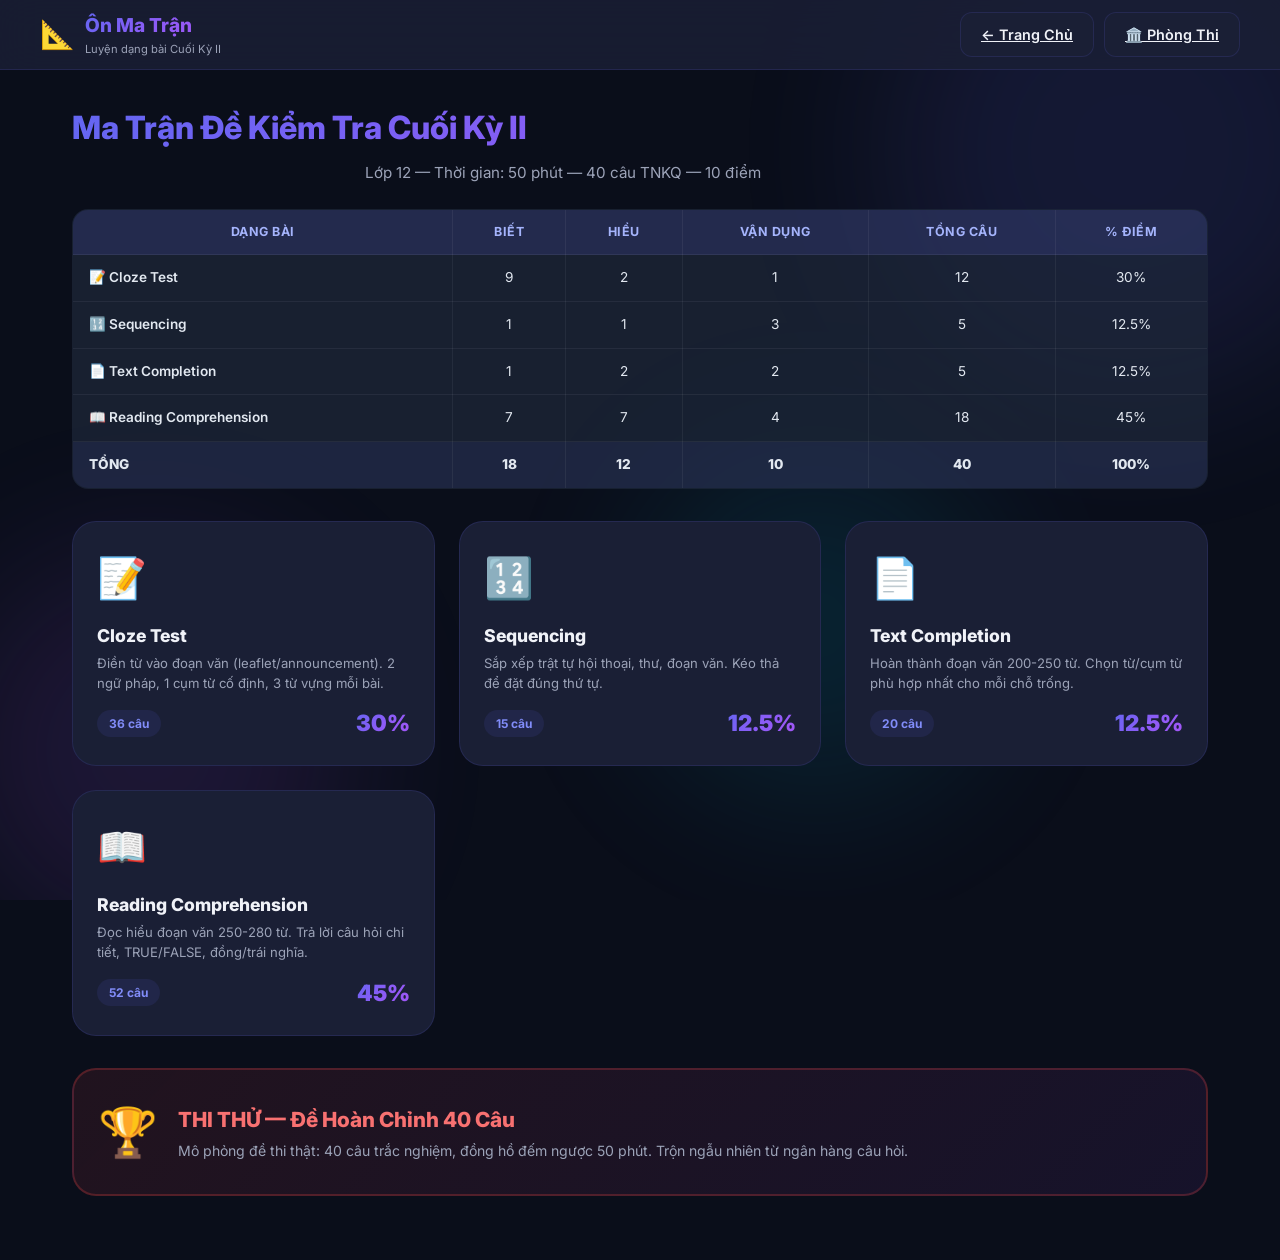
<file: matran.html>
<!DOCTYPE html>
<html lang="vi">
<head>
    <meta charset="UTF-8">
    <meta name="viewport" content="width=device-width, initial-scale=1.0">
    <title>Ôn Ma Trận Cuối Kỳ II | Grammar Master</title>
    <meta name="description" content="Luyện tập các dạng bài trong ma trận đề kiểm tra cuối kỳ II lớp 12 Tiếng Anh">
    <link href="https://fonts.googleapis.com/css2?family=Inter:wght@300;400;500;600;700;800;900&display=swap" rel="stylesheet">
    <link rel="stylesheet" href="styles.css">
    <style>
        /* Hub */
        .matran-hub{max-width:1200px;margin:0 auto;padding:2rem;position:relative;z-index:2;}
        .matrix-table{width:100%;border-collapse:collapse;margin:1.5rem 0;background:rgba(30,41,59,0.7);border-radius:1rem;overflow:hidden;border:1px solid rgba(255,255,255,0.1);}
        .matrix-table th,.matrix-table td{padding:12px 16px;text-align:center;border:1px solid rgba(255,255,255,0.06);font-size:0.85rem;}
        .matrix-table th{background:rgba(99,102,241,0.15);color:#a5b4fc;font-weight:700;font-size:0.78rem;text-transform:uppercase;letter-spacing:0.5px;}
        .matrix-table td{color:#e2e8f0;}
        .matrix-table tr:hover td{background:rgba(99,102,241,0.05);}
        .type-cards{display:grid;grid-template-columns:repeat(auto-fill,minmax(280px,1fr));gap:1.5rem;margin:2rem 0;}
        .type-card{background:var(--bg-card);border:1px solid var(--border-color);border-radius:var(--radius-xl);padding:24px;cursor:pointer;transition:all 0.4s;position:relative;overflow:hidden;}
        .type-card::before{content:'';position:absolute;top:0;left:0;right:0;height:4px;opacity:0;transition:opacity 0.3s;}
        .type-card:hover{transform:translateY(-6px);box-shadow:0 0 30px rgba(99,102,241,0.15);border-color:rgba(99,102,241,0.35);}
        .type-card:hover::before{opacity:1;}
        .type-card:nth-child(1)::before{background:linear-gradient(90deg,#6366f1,#818cf8);}
        .type-card:nth-child(2)::before{background:linear-gradient(90deg,#f59e0b,#fbbf24);}
        .type-card:nth-child(3)::before{background:linear-gradient(90deg,#10b981,#34d399);}
        .type-card:nth-child(4)::before{background:linear-gradient(90deg,#ec4899,#f472b6);}
        .tc-emoji{font-size:2.5rem;margin-bottom:12px;}
        .tc-title{font-size:1.1rem;font-weight:800;margin-bottom:4px;}
        .tc-desc{font-size:0.82rem;color:var(--text-secondary);line-height:1.5;margin-bottom:12px;}
        .tc-meta{display:flex;justify-content:space-between;align-items:center;}
        .tc-badge{font-size:0.75rem;font-weight:700;padding:4px 12px;border-radius:99px;background:rgba(99,102,241,0.1);color:#818cf8;}
        .tc-pct{font-size:1.4rem;font-weight:900;background:var(--gradient-primary);-webkit-background-clip:text;-webkit-text-fill-color:transparent;}

        /* Practice Room */
        .practice-room{display:none;max-width:1400px;margin:0 auto;padding:1.5rem;position:relative;z-index:2;}
        .practice-room.active{display:block;}
        .pr-header{display:flex;align-items:center;justify-content:space-between;margin-bottom:1.5rem;flex-wrap:wrap;gap:10px;}
        .pr-progress{font-size:0.85rem;font-weight:600;color:#818cf8;background:var(--bg-card);border:1px solid var(--border-color);padding:5px 14px;border-radius:99px;}

        /* Split Layout for side-by-side */
        .split-layout{display:grid;grid-template-columns:1fr 1fr;gap:1.5rem;align-items:start;}
        .split-left{position:sticky;top:80px;max-height:calc(100vh - 100px);overflow-y:auto;padding-right:8px;scrollbar-width:thin;scrollbar-color:rgba(99,102,241,0.3) transparent;}
        .split-left::-webkit-scrollbar{width:5px;}
        .split-left::-webkit-scrollbar-thumb{background:rgba(99,102,241,0.3);border-radius:99px;}
        .split-right{max-height:calc(100vh - 100px);overflow-y:auto;padding-right:8px;scrollbar-width:thin;scrollbar-color:rgba(99,102,241,0.3) transparent;}
        .split-right::-webkit-scrollbar{width:5px;}
        .split-right::-webkit-scrollbar-thumb{background:rgba(99,102,241,0.3);border-radius:99px;}
        @media(max-width:900px){.split-layout{grid-template-columns:1fr;}.split-left{position:static;max-height:none;}}

        /* Passage Box */
        .passage-box{background:rgba(0,0,0,0.25);padding:1.5rem;border-left:4px solid #6366f1;border-radius:0 0.75rem 0.75rem 0;margin-bottom:1.5rem;font-size:0.95rem;line-height:1.8;color:#e2e8f0;text-align:justify;}
        .passage-box .blank{display:inline-block;min-width:80px;border-bottom:2px dashed #818cf8;text-align:center;color:#818cf8;font-weight:700;cursor:pointer;padding:2px 6px;transition:all 0.3s;border-radius:3px;}
        .passage-box .blank.answered{border-color:#10b981;color:#10b981;}
        .passage-box .blank.wrong-answer{border-color:#ef4444;color:#ef4444;}
        .passage-box .blank.highlight{background:rgba(99,102,241,0.25);border-color:#a5b4fc;color:#e0e7ff;box-shadow:0 0 12px rgba(99,102,241,0.4);animation:pulse-glow 1.5s ease-in-out infinite;}
        @keyframes pulse-glow{0%,100%{box-shadow:0 0 8px rgba(99,102,241,0.3);}50%{box-shadow:0 0 18px rgba(99,102,241,0.6);}}

        /* Question inside practice */
        .pq-card{background:var(--bg-card);border:1px solid var(--border-color);border-radius:var(--radius-lg);padding:20px;margin-bottom:16px;transition:all 0.3s;animation:slideUp 0.3s ease;}
        .pq-card.active-card{border-color:rgba(99,102,241,0.5);box-shadow:0 0 20px rgba(99,102,241,0.1);}
        .pq-card.correct-card{border-color:rgba(16,185,129,0.4);background:rgba(16,185,129,0.03);}
        .pq-card.wrong-card{border-color:rgba(239,68,68,0.3);background:rgba(239,68,68,0.03);}
        .pq-num{font-size:0.75rem;font-weight:700;color:#818cf8;text-transform:uppercase;letter-spacing:1px;margin-bottom:8px;}
        .pq-text{font-size:1rem;font-weight:500;margin-bottom:14px;line-height:1.6;}
        .pq-options{display:grid;grid-template-columns:1fr 1fr;gap:8px;}
        @media(max-width:600px){.pq-options{grid-template-columns:1fr;}}
        .pq-opt{display:flex;align-items:center;gap:10px;padding:10px 14px;border:1px solid rgba(255,255,255,0.08);border-radius:0.5rem;cursor:pointer;transition:all 0.2s;background:rgba(255,255,255,0.02);font-size:0.9rem;}
        .pq-opt:hover:not(.locked){background:rgba(99,102,241,0.08);border-color:rgba(99,102,241,0.3);}
        .pq-opt.selected{background:rgba(99,102,241,0.15);border-color:#6366f1;}
        .pq-opt.correct-opt{background:rgba(16,185,129,0.15)!important;border-color:#10b981!important;}
        .pq-opt.wrong-opt{background:rgba(239,68,68,0.12)!important;border-color:#ef4444!important;opacity:0.7;}
        .pq-opt.locked{cursor:default;}
        .pq-opt-letter{width:26px;height:26px;display:flex;align-items:center;justify-content:center;border-radius:6px;background:rgba(255,255,255,0.05);border:1px solid rgba(255,255,255,0.1);font-weight:700;font-size:0.8rem;flex-shrink:0;}
        .pq-explain{margin-top:10px;padding:10px;background:rgba(30,41,59,0.7);border-left:3px solid #f59e0b;border-radius:4px;font-size:0.85rem;color:#cbd5e1;display:none;line-height:1.6;}
        .pq-explain.show{display:block;animation:fadeIn 0.3s;}

        /* Sequencing drag */
        .seq-item{display:flex;align-items:flex-start;gap:12px;padding:14px 16px;background:var(--bg-card);border:2px solid var(--border-color);border-radius:var(--radius-md);margin-bottom:10px;cursor:grab;transition:all 0.2s;font-size:0.92rem;line-height:1.5;user-select:none;}
        .seq-item:hover{border-color:rgba(99,102,241,0.4);background:rgba(99,102,241,0.05);}
        .seq-item.dragging{opacity:0.5;border-color:#818cf8;}
        .seq-item .seq-handle{font-size:1.2rem;color:#6b7280;flex-shrink:0;}
        .seq-item.seq-correct{border-color:#10b981;background:rgba(16,185,129,0.08);}
        .seq-item.seq-wrong{border-color:#ef4444;background:rgba(239,68,68,0.06);}
        .seq-num{width:28px;height:28px;display:flex;align-items:center;justify-content:center;background:rgba(99,102,241,0.1);color:#818cf8;border-radius:50%;font-weight:800;font-size:0.8rem;flex-shrink:0;}

        /* Mock Exam Banner */
        .mock-banner{background:linear-gradient(135deg,rgba(239,68,68,0.1),rgba(168,85,247,0.08));border:2px solid rgba(239,68,68,0.25);border-radius:var(--radius-xl);padding:24px;margin:2rem 0;display:flex;align-items:center;gap:20px;cursor:pointer;transition:all 0.4s;}
        .mock-banner:hover{transform:translateY(-4px);box-shadow:0 0 30px rgba(239,68,68,0.15);border-color:rgba(239,68,68,0.5);}
        .mock-icon{font-size:3rem;flex-shrink:0;animation:bounce-slow 3s ease-in-out infinite;}
        .mock-info h3{font-size:1.3rem;font-weight:800;color:#f87171;margin-bottom:4px;}
        .mock-info p{font-size:0.88rem;color:var(--text-secondary);line-height:1.5;}
        @keyframes bounce-slow{0%,100%{transform:translateY(0);}50%{transform:translateY(-4px);}}

        /* Results overlay */
        .result-overlay{display:none;position:fixed;inset:0;z-index:500;background:rgba(10,14,26,0.92);backdrop-filter:blur(10px);align-items:center;justify-content:center;}
        .result-overlay.active{display:flex;}
        .result-box{background:var(--bg-card);border:1px solid var(--border-color);border-radius:var(--radius-xl);padding:40px;max-width:500px;width:90%;text-align:center;animation:slideUp 0.5s ease;max-height:90vh;overflow-y:auto;}
        .result-emoji{font-size:4rem;margin-bottom:12px;}
        .result-score{font-size:3rem;font-weight:900;background:var(--gradient-primary);-webkit-background-clip:text;-webkit-text-fill-color:transparent;}
        .result-detail{font-size:0.95rem;color:var(--text-secondary);margin:12px 0 24px;}
        .result-bar{height:8px;background:rgba(99,102,241,0.1);border-radius:99px;margin:16px 0;overflow:hidden;}
        .result-bar-fill{height:100%;background:var(--gradient-primary);border-radius:99px;transition:width 1.5s ease-out;}
        .result-actions{display:flex;gap:10px;justify-content:center;flex-wrap:wrap;}

        /* Timer for mock exam */
        .mock-timer{position:fixed;top:80px;right:20px;z-index:200;background:rgba(30,41,59,0.95);border:2px solid rgba(248,113,113,0.4);border-radius:1rem;padding:12px 20px;font-size:1.8rem;font-weight:900;color:#f87171;font-family:monospace;text-shadow:0 0 10px rgba(248,113,113,0.4);backdrop-filter:blur(10px);display:none;}
        .mock-timer.active{display:block;}
    </style>
</head>
<body>
    <header class="header">
        <div class="header-content">
            <div class="logo" onclick="showHub()" style="cursor:pointer">
                <div class="logo-icon">📐</div>
                <div class="logo-text">
                    <h1>Ôn Ma Trận</h1>
                    <p>Luyện dạng bài Cuối Kỳ II</p>
                </div>
            </div>
            <div class="header-right">
                <a href="index.html" class="btn btn-secondary">← Trang Chủ</a>
                <a href="exams.html" class="btn btn-secondary">🏛️ Phòng Thi</a>
            </div>
        </div>
    </header>

    <div class="bg-animation"><div class="floating-shape shape-1"></div><div class="floating-shape shape-2"></div><div class="floating-shape shape-3"></div></div>

    <!-- HUB -->
    <div class="matran-hub" id="hubView">
        <h2 class="section-title">Ma Trận Đề Kiểm Tra Cuối Kỳ II</h2>
        <p class="section-subtitle" style="margin-bottom:1rem;">Lớp 12 — Thời gian: 50 phút — 40 câu TNKQ — 10 điểm</p>

        <table class="matrix-table">
            <thead><tr><th>Dạng bài</th><th>Biết</th><th>Hiểu</th><th>Vận dụng</th><th>Tổng câu</th><th>% Điểm</th></tr></thead>
            <tbody>
                <tr><td style="text-align:left;font-weight:600;">📝 Cloze Test</td><td>9</td><td>2</td><td>1</td><td>12</td><td>30%</td></tr>
                <tr><td style="text-align:left;font-weight:600;">🔢 Sequencing</td><td>1</td><td>1</td><td>3</td><td>5</td><td>12.5%</td></tr>
                <tr><td style="text-align:left;font-weight:600;">📄 Text Completion</td><td>1</td><td>2</td><td>2</td><td>5</td><td>12.5%</td></tr>
                <tr><td style="text-align:left;font-weight:600;">📖 Reading Comprehension</td><td>7</td><td>7</td><td>4</td><td>18</td><td>45%</td></tr>
                <tr style="font-weight:800;background:rgba(99,102,241,0.08);"><td style="text-align:left;">TỔNG</td><td>18</td><td>12</td><td>10</td><td>40</td><td>100%</td></tr>
            </tbody>
        </table>

        <div class="type-cards" id="typeCards"></div>

        <div class="mock-banner" onclick="startMockExam()">
            <div class="mock-icon">🏆</div>
            <div class="mock-info">
                <h3>THI THỬ — Đề Hoàn Chỉnh 40 Câu</h3>
                <p>Mô phỏng đề thi thật: 40 câu trắc nghiệm, đồng hồ đếm ngược 50 phút. Trộn ngẫu nhiên từ ngân hàng câu hỏi.</p>
            </div>
        </div>
    </div>

    <!-- PRACTICE ROOM -->
    <div class="practice-room" id="practiceRoom">
        <div class="pr-header">
            <button class="btn btn-ghost" onclick="goHome()">← Thoát</button>
            <div id="prTitle" style="font-weight:700;font-size:1rem;"></div>
            <div class="pr-progress" id="prProgress">0/0</div>
        </div>
        <div class="progress-bar-container"><div class="progress-bar" id="prBar" style="width:0%"></div></div>
        <div id="prContent"></div>
        <div style="text-align:center;margin-top:1.5rem;" id="prActions"></div>
    </div>

    <!-- MOCK TIMER -->
    <div class="mock-timer" id="mockTimer">50:00</div>

    <!-- RESULT OVERLAY -->
    <div class="result-overlay" id="resultOverlay">
        <div class="result-box">
            <div class="result-emoji" id="resEmoji">🎉</div>
            <h2 id="resTitle" style="font-size:1.5rem;font-weight:800;margin-bottom:4px;">Hoàn thành!</h2>
            <div class="result-score" id="resScore">0%</div>
            <div class="result-detail" id="resDetail"></div>
            <div class="result-bar"><div class="result-bar-fill" id="resBarFill" style="width:0%"></div></div>
            <div class="result-actions">
                <button class="btn btn-primary" onclick="retryPractice()">🔄 Làm Lại</button>
                <button class="btn btn-secondary" onclick="goHome()">🏠 Về Trang Chủ</button>
            </div>
        </div>
    </div>

    <script src="matran-data.js"></script>
    <script>
    // ============================================
    // STATE
    // ============================================
    let mode = null; // 'cloze','seq','tc','rc','mock'
    let currentItems = [];
    let currentIdx = 0;
    let answers = {};
    let score = 0;
    let totalQ = 0;
    let mockTimerInt = null;
    let mockTimeLeft = 3000;
    let isMockMode = false;
    let dragSrcEl = null;

    // ============================================
    // HUB RENDERING
    // ============================================
    function renderHub() {
        const stats = getMatranStats();
        const types = [
            {key:'cloze',emoji:'📝',title:'Cloze Test',desc:'Điền từ vào đoạn văn (leaflet/announcement). 2 ngữ pháp, 1 cụm từ cố định, 3 từ vựng mỗi bài.',count:stats.cloze,pct:'30%',color:'#6366f1'},
            {key:'seq',emoji:'🔢',title:'Sequencing',desc:'Sắp xếp trật tự hội thoại, thư, đoạn văn. Kéo thả để đặt đúng thứ tự.',count:stats.seq,pct:'12.5%',color:'#f59e0b'},
            {key:'tc',emoji:'📄',title:'Text Completion',desc:'Hoàn thành đoạn văn 200-250 từ. Chọn từ/cụm từ phù hợp nhất cho mỗi chỗ trống.',count:stats.tc,pct:'12.5%',color:'#10b981'},
            {key:'rc',emoji:'📖',title:'Reading Comprehension',desc:'Đọc hiểu đoạn văn 250-280 từ. Trả lời câu hỏi chi tiết, TRUE/FALSE, đồng/trái nghĩa.',count:stats.rc,pct:'45%',color:'#ec4899'}
        ];
        document.getElementById('typeCards').innerHTML = types.map(t => `
            <div class="type-card" onclick="startPractice('${t.key}')">
                <div class="tc-emoji">${t.emoji}</div>
                <div class="tc-title">${t.title}</div>
                <div class="tc-desc">${t.desc}</div>
                <div class="tc-meta">
                    <span class="tc-badge">${t.count} câu</span>
                    <span class="tc-pct">${t.pct}</span>
                </div>
            </div>
        `).join('');
    }

    function showHub() {
        document.getElementById('hubView').style.display = 'block';
        document.getElementById('practiceRoom').classList.remove('active');
        document.getElementById('resultOverlay').classList.remove('active');
        document.getElementById('mockTimer').classList.remove('active');
        clearInterval(mockTimerInt);
        isMockMode = false;
        window.scrollTo({top:0,behavior:'smooth'});
    }

    function goHome() {
        clearInterval(mockTimerInt);
        window.location.href = 'index.html#openAuth';
    }

    // ============================================
    // START PRACTICE MODE
    // ============================================
    function startPractice(type) {
        mode = type;
        isMockMode = false;
        answers = {};
        score = 0;
        currentIdx = 0;
        document.getElementById('hubView').style.display = 'none';
        document.getElementById('practiceRoom').classList.add('active');
        document.getElementById('resultOverlay').classList.remove('active');

        if (type === 'cloze') buildCloze(MATRAN_DATA.clozeTests);
        else if (type === 'seq') buildSequencing(MATRAN_DATA.sequencing);
        else if (type === 'tc') buildTextCompletion(MATRAN_DATA.textCompletion);
        else if (type === 'rc') buildReadingComp(MATRAN_DATA.readingComprehension);
        window.scrollTo({top:0,behavior:'smooth'});
    }

    // ============================================
    // CLOZE TEST
    // ============================================
    function buildCloze(data) {
        const items = shuffle([...data]);
        currentItems = items;
        totalQ = items.reduce((s,b) => s + b.questions.length, 0);
        let leftHtml = '', rightHtml = '';
        let gIdx = 0;
        items.forEach((bai, bi) => {
            let passageHtml = bai.passage;
            bai.questions.forEach((q, qi) => {
                passageHtml = passageHtml.replace(`(${q.id})______`, `<span class="blank" id="blank-${gIdx}" onclick="scrollToQ('pq-${gIdx}')">(${q.id})</span>`);
                gIdx++;
            });
            leftHtml += `<div style="margin-bottom:20px;">
                <div style="font-weight:700;color:#a5b4fc;margin-bottom:8px;font-size:0.9rem;">📝 ${bai.title} <span style="color:#6b7280;font-weight:400;">(${bai.topic})</span></div>
                <div class="passage-box">${passageHtml}</div></div>`;
        });
        gIdx = 0;
        items.forEach(bai => {
            bai.questions.forEach((q,qi) => {
                rightHtml += buildMCQuestion(gIdx, `Câu ${gIdx+1}: Chọn từ phù hợp cho chỗ trống (${q.id})`, q.options, q.correct, q.explanation);
                gIdx++;
            });
        });
        document.getElementById('prTitle').textContent = '📝 Cloze Test';
        document.getElementById('prProgress').textContent = `0/${totalQ}`;
        document.getElementById('prContent').innerHTML = `<div class="split-layout"><div class="split-left">${leftHtml}</div><div class="split-right">${rightHtml}</div></div>`;
        document.getElementById('prActions').innerHTML = `<button class="btn btn-primary btn-xl" onclick="submitPractice()">Nộp Bài & Xem Kết Quả 🏆</button>`;
        document.getElementById('prBar').style.width = '0%';
    }

    // ============================================
    // SEQUENCING
    // ============================================
    function buildSequencing(data) {
        const items = shuffle([...data]);
        currentItems = items;
        totalQ = items.length;
        let html = '';
        items.forEach((sq, si) => {
            const shuffledItems = shuffle(sq.items.map((it,i) => ({text: it, origIdx: i})));
            html += `<div class="pq-card" id="seq-card-${si}">
                <div class="pq-num">${sq.type === 'dialogue'?'💬':sq.type==='letter'?'✉️':'📃'} Bài ${si+1} — ${sq.title}</div>
                <div class="pq-text">${sq.instruction}</div>
                <div id="seq-list-${si}" class="seq-list">
                    ${shuffledItems.map((it,i) => `<div class="seq-item" draggable="true" data-seq="${si}" data-orig="${it.origIdx}"
                        ondragstart="dragStart(event)" ondragover="dragOver(event)" ondrop="dragDrop(event)" ondragend="dragEnd(event)">
                        <span class="seq-handle">⠿</span><span class="seq-num">${i+1}</span><span>${it.text}</span>
                    </div>`).join('')}
                </div>
                <div class="pq-explain" id="seq-exp-${si}">${sq.explanation}</div>
            </div>`;
        });
        document.getElementById('prTitle').textContent = '🔢 Sequencing';
        document.getElementById('prProgress').textContent = `0/${totalQ}`;
        document.getElementById('prContent').innerHTML = html;
        document.getElementById('prActions').innerHTML = `<button class="btn btn-primary btn-xl" onclick="submitSequencing()">Kiểm Tra Thứ Tự ✓</button>`;
        document.getElementById('prBar').style.width = '0%';
    }

    function dragStart(e) { dragSrcEl = e.target.closest('.seq-item'); e.target.closest('.seq-item').classList.add('dragging'); e.dataTransfer.effectAllowed = 'move'; }
    function dragOver(e) { e.preventDefault(); e.dataTransfer.dropEffect = 'move'; }
    function dragDrop(e) {
        e.preventDefault();
        const target = e.target.closest('.seq-item');
        if (!target || target === dragSrcEl) return;
        const list = target.parentElement;
        const items = [...list.children];
        const fromIdx = items.indexOf(dragSrcEl);
        const toIdx = items.indexOf(target);
        if (fromIdx < toIdx) list.insertBefore(dragSrcEl, target.nextSibling);
        else list.insertBefore(dragSrcEl, target);
        updateSeqNumbers(list);
    }
    function dragEnd(e) { e.target.closest('.seq-item')?.classList.remove('dragging'); }
    function updateSeqNumbers(list) { [...list.children].forEach((el,i) => { const n = el.querySelector('.seq-num'); if(n) n.textContent = i+1; }); }

    function submitSequencing() {
        score = 0;
        currentItems.forEach((sq, si) => {
            const list = document.getElementById(`seq-list-${si}`);
            const items = [...list.children];
            let allCorrect = true;
            items.forEach((el, i) => {
                const origIdx = parseInt(el.dataset.orig);
                const correctIdx = sq.correctOrder[i];
                if (origIdx === correctIdx) { el.classList.add('seq-correct'); }
                else { el.classList.add('seq-wrong'); allCorrect = false; }
                el.setAttribute('draggable', 'false');
                el.style.cursor = 'default';
            });
            if (allCorrect) score++;
            document.getElementById(`seq-exp-${si}`).classList.add('show');
        });
        showResult(score, totalQ);
    }

    // ============================================
    // TEXT COMPLETION
    // ============================================
    function buildTextCompletion(data) {
        const items = shuffle([...data]);
        currentItems = items;
        totalQ = items.reduce((s,b) => s + b.questions.length, 0);
        let leftHtml = '', rightHtml = '';
        let gIdx = 0;
        items.forEach((bai, bi) => {
            let passageHtml = bai.passage;
            bai.questions.forEach(q => {
                passageHtml = passageHtml.replace(`(${q.id})______`, `<span class="blank" id="blank-${gIdx}">(${q.id})</span>`);
                gIdx++;
            });
            leftHtml += `<div style="margin-bottom:16px;"><div style="margin-bottom:8px;font-weight:700;color:#34d399;font-size:0.9rem;">📄 ${bai.title} <span style="color:#6b7280;font-weight:400;">(${bai.topic})</span></div>
                <div class="passage-box">${passageHtml}</div></div>`;
        });
        gIdx = 0;
        items.forEach(bai => {
            bai.questions.forEach(q => {
                rightHtml += buildMCQuestion(gIdx, `Câu ${gIdx+1}: Chọn từ phù hợp cho chỗ trống (${q.id})`, q.options, q.correct, q.explanation);
                gIdx++;
            });
        });
        document.getElementById('prTitle').textContent = '📄 Text Completion';
        document.getElementById('prProgress').textContent = `0/${totalQ}`;
        document.getElementById('prContent').innerHTML = `<div class="split-layout"><div class="split-left">${leftHtml}</div><div class="split-right">${rightHtml}</div></div>`;
        document.getElementById('prActions').innerHTML = `<button class="btn btn-primary btn-xl" onclick="submitPractice()">Nộp Bài & Xem Kết Quả 🏆</button>`;
    }

    // ============================================
    // READING COMPREHENSION
    // ============================================
    function buildReadingComp(data) {
        const items = shuffle([...data]);
        currentItems = items;
        totalQ = items.reduce((s,b) => s + b.questions.length, 0);
        let leftHtml = '', rightHtml = '';
        let gIdx = 0;
        items.forEach((bai, bi) => {
            leftHtml += `<div style="margin-bottom:16px;" id="rc-passage-${bi}"><div style="margin-bottom:8px;font-weight:700;color:#f472b6;font-size:0.9rem;">📖 ${bai.title} <span style="color:#6b7280;font-weight:400;">(${bai.topic})</span></div>
                <div class="passage-box">${bai.passage}</div></div>`;
            bai.questions.forEach((q,qi) => {
                rightHtml += buildMCQuestion(gIdx, `Câu ${gIdx+1}: ${q.q}`, q.options, q.correct, q.explanation);
                gIdx++;
            });
        });
        document.getElementById('prTitle').textContent = '📖 Reading Comprehension';
        document.getElementById('prProgress').textContent = `0/${totalQ}`;
        document.getElementById('prContent').innerHTML = `<div class="split-layout"><div class="split-left">${leftHtml}</div><div class="split-right">${rightHtml}</div></div>`;
        document.getElementById('prActions').innerHTML = `<button class="btn btn-primary btn-xl" onclick="submitPractice()">Nộp Bài & Xem Kết Quả 🏆</button>`;
    }

    // ============================================
    // MC QUESTION BUILDER
    // ============================================
    function buildMCQuestion(idx, text, options, correct, explanation) {
        const letters = ['A','B','C','D'];
        return `<div class="pq-card" id="pq-${idx}">
            <div class="pq-num">Câu ${idx+1}</div>
            <div class="pq-text">${text}</div>
            <div class="pq-options">
                ${options.map((opt,oi) => `<div class="pq-opt" id="opt-${idx}-${oi}" data-q="${idx}" data-o="${oi}" data-correct="${correct}" onclick="selectOpt(this)">
                    <span class="pq-opt-letter">${letters[oi]}</span><span>${opt}</span>
                </div>`).join('')}
            </div>
            <div class="pq-explain" id="exp-${idx}">${explanation}</div>
        </div>`;
    }

    function selectOpt(el) {
        if (el.classList.contains('locked')) return;
        const q = el.dataset.q;
        const o = parseInt(el.dataset.o);
        document.querySelectorAll(`[data-q="${q}"]`).forEach(e => e.classList.remove('selected'));
        el.classList.add('selected');
        answers[q] = o;
        // Update progress
        const answered = Object.keys(answers).length;
        document.getElementById('prProgress').textContent = `${answered}/${totalQ}`;
        document.getElementById('prBar').style.width = `${(answered/totalQ)*100}%`;
        // Update blank + highlight
        document.querySelectorAll('.passage-box .blank.highlight').forEach(b => b.classList.remove('highlight'));
        const blank = document.getElementById(`blank-${q}`);
        if (blank) { blank.classList.add('answered'); blank.classList.add('highlight'); blank.scrollIntoView({behavior:'smooth',block:'center'}); setTimeout(()=>blank.classList.remove('highlight'),3000); }
    }

    function scrollToQ(id) {
        const el = document.getElementById(id);
        if (el) {
            // Scroll question in right panel
            const rightPanel = el.closest('.split-right');
            if (rightPanel) { rightPanel.scrollTop = el.offsetTop - rightPanel.offsetTop - 20; }
            else { el.scrollIntoView({behavior:'smooth',block:'center'}); }
            el.classList.add('active-card'); setTimeout(()=>el.classList.remove('active-card'),2000);
        }
    }

    // ============================================
    // SUBMIT & RESULTS
    // ============================================
    function submitPractice() {
        const unanswered = totalQ - Object.keys(answers).length;
        if (unanswered > 0 && !confirm(`Bạn còn ${unanswered} câu chưa làm. Nộp bài?`)) return;

        score = 0;
        // Collect all correct answers
        let allCorrects = [];
        if (mode === 'cloze') { currentItems.forEach(b => b.questions.forEach(q => allCorrects.push(q.correct))); }
        else if (mode === 'tc') { currentItems.forEach(b => b.questions.forEach(q => allCorrects.push(q.correct))); }
        else if (mode === 'rc') { currentItems.forEach(b => b.questions.forEach(q => allCorrects.push(q.correct))); }
        else if (mode === 'mock') {
            currentItems.forEach(item => {
                if (item._type === 'mc') allCorrects.push(item.correct);
            });
        }

        allCorrects.forEach((correct, idx) => {
            const userAns = answers[idx];
            const correctOpt = document.getElementById(`opt-${idx}-${correct}`);
            if (correctOpt) correctOpt.classList.add('correct-opt');
            if (userAns !== undefined) {
                if (userAns === correct) { score++; document.getElementById(`pq-${idx}`)?.classList.add('correct-card'); }
                else { document.getElementById(`opt-${idx}-${userAns}`)?.classList.add('wrong-opt'); document.getElementById(`pq-${idx}`)?.classList.add('wrong-card'); }
            } else { document.getElementById(`pq-${idx}`)?.classList.add('wrong-card'); }
            document.querySelectorAll(`[data-q="${idx}"]`).forEach(e => e.classList.add('locked'));
            const exp = document.getElementById(`exp-${idx}`);
            if (exp) exp.classList.add('show');
            const blank = document.getElementById(`blank-${idx}`);
            if (blank) { if (userAns === correct) blank.classList.add('answered'); else blank.classList.add('wrong-answer'); }
        });

        if (isMockMode) { clearInterval(mockTimerInt); document.getElementById('mockTimer').classList.remove('active'); }
        showResult(score, allCorrects.length);
        document.getElementById('prActions').innerHTML = `<button class="btn btn-primary btn-xl" onclick="retryPractice()">🔄 Làm Lại</button> <button class="btn btn-secondary btn-xl" onclick="goHome()">🏠 Về Trang Chủ</button>`;
    }

    function showResult(correct, total) {
        const pct = total > 0 ? Math.round((correct/total)*100) : 0;
        const point10 = ((correct/total)*10).toFixed(1);
        let emoji, title;
        if (pct >= 90) { emoji='🏆'; title='Xuất Sắc!'; }
        else if (pct >= 70) { emoji='🎉'; title='Tốt Lắm!'; }
        else if (pct >= 50) { emoji='💪'; title='Khá Ổn!'; }
        else { emoji='📖'; title='Cần Ôn Thêm!'; }

        document.getElementById('resEmoji').textContent = emoji;
        document.getElementById('resTitle').textContent = title;
        document.getElementById('resScore').textContent = `${point10}/10`;
        document.getElementById('resDetail').innerHTML = `Đúng <b>${correct}</b>/${total} câu (${pct}%)`;
        document.getElementById('resultOverlay').classList.add('active');
        setTimeout(() => { document.getElementById('resBarFill').style.width = pct+'%'; }, 100);
    }

    function retryPractice() {
        document.getElementById('resultOverlay').classList.remove('active');
        if (isMockMode) startMockExam();
        else if (mode) startPractice(mode);
    }

    // ============================================
    // MOCK EXAM — 40 câu, 50 phút
    // ============================================
    function startMockExam() {
        mode = 'mock';
        isMockMode = true;
        answers = {};
        score = 0;
        currentIdx = 0;

        // Build 40 questions: 12 cloze + 5 seq(as MC) + 5 tc + 18 rc
        let mockQuestions = [];

        // Cloze → pick 2 random passages (12 questions)
        const clozePool = shuffle([...MATRAN_DATA.clozeTests]).slice(0,2);
        clozePool.forEach(bai => {
            bai.questions.forEach(q => {
                mockQuestions.push({ _type:'mc', _section:'Cloze Test', q:`[Cloze — ${bai.title}] Chỗ trống (${q.id}): "${getPassageContext(bai.passage, q.id)}"`, options:q.options, correct:q.correct, explanation:q.explanation });
            });
        });

        // Sequencing → convert 5 to MC format
        const seqPool = shuffle([...MATRAN_DATA.sequencing]).slice(0,5);
        seqPool.forEach(sq => {
            const correctText = sq.correctOrder.map(i => sq.items[i]).join(' → ');
            const wrongOrders = generateWrongOrders(sq.correctOrder, sq.items);
            const allOptions = shuffle([correctText, ...wrongOrders]);
            const correctIdx = allOptions.indexOf(correctText);
            mockQuestions.push({ _type:'mc', _section:'Sequencing', q:`[Sequencing] ${sq.instruction}<br><br>Các mục:<br>${sq.items.join('<br>')}`, options:allOptions, correct:correctIdx, explanation:sq.explanation });
        });

        // Text Completion → pick 1 passage (5 questions)
        const tcPool = shuffle([...MATRAN_DATA.textCompletion]).slice(0,1);
        tcPool.forEach(bai => {
            bai.questions.forEach(q => {
                mockQuestions.push({ _type:'mc', _section:'Text Completion', q:`[Text Completion — ${bai.title}] Chỗ trống (${q.id})`, options:q.options, correct:q.correct, explanation:q.explanation });
            });
        });

        // Reading → pick 2 passages (enough for ~18 questions)
        const rcPool = shuffle([...MATRAN_DATA.readingComprehension]).slice(0,2);
        rcPool.forEach(bai => {
            bai.questions.forEach(q => {
                mockQuestions.push({ _type:'mc', _section:'Reading', q:`[Reading — ${bai.title}] ${q.q}`, options:q.options, correct:q.correct, explanation:q.explanation, passage:bai.passage });
            });
        });

        mockQuestions = mockQuestions.slice(0,40);
        currentItems = mockQuestions;
        totalQ = mockQuestions.length;

        // Build UI
        document.getElementById('hubView').style.display = 'none';
        document.getElementById('practiceRoom').classList.add('active');
        document.getElementById('resultOverlay').classList.remove('active');

        let html = '<div style="text-align:center;margin-bottom:1.5rem;"><h2 style="color:#f87171;font-weight:800;">🏆 ĐỀ THI THỬ — 40 CÂU</h2><p style="color:var(--text-secondary);">Thời gian: 50 phút</p></div>';
        mockQuestions.forEach((q,i) => {
            html += buildMCQuestion(i, q.q, q.options, q.correct, q.explanation);
        });

        document.getElementById('prTitle').textContent = '🏆 Thi Thử Ma Trận';
        document.getElementById('prProgress').textContent = `0/${totalQ}`;
        document.getElementById('prContent').innerHTML = html;
        document.getElementById('prActions').innerHTML = `<button class="btn btn-primary btn-xl" onclick="submitPractice()">Nộp Bài 🏆</button>`;
        document.getElementById('prBar').style.width = '0%';

        // Start timer
        mockTimeLeft = 50 * 60;
        const timerEl = document.getElementById('mockTimer');
        timerEl.classList.add('active');
        updateMockTimer();
        clearInterval(mockTimerInt);
        mockTimerInt = setInterval(() => {
            mockTimeLeft--;
            updateMockTimer();
            if (mockTimeLeft <= 0) { clearInterval(mockTimerInt); alert('Hết giờ!'); submitPractice(); }
        }, 1000);

        window.scrollTo({top:0,behavior:'smooth'});
    }

    function updateMockTimer() {
        const m = Math.floor(mockTimeLeft/60);
        const s = mockTimeLeft % 60;
        const el = document.getElementById('mockTimer');
        el.textContent = `${m.toString().padStart(2,'0')}:${s.toString().padStart(2,'0')}`;
        if (mockTimeLeft < 300) el.style.color = '#ef4444';
        else el.style.color = '#f87171';
    }

    function getPassageContext(passage, id) {
        const clean = passage.replace(/<[^>]*>/g,' ').replace(/\s+/g,' ');
        const marker = `(${id})______`;
        const idx = clean.indexOf(marker);
        if (idx < 0) return '...';
        const start = Math.max(0, idx - 40);
        const end = Math.min(clean.length, idx + marker.length + 40);
        return '...' + clean.substring(start, end).replace(marker,'______') + '...';
    }

    function generateWrongOrders(correctOrder, items) {
        const wrongs = [];
        for (let i = 0; i < 3; i++) {
            let wrong;
            do { wrong = shuffle([...correctOrder]); } while (wrong.join() === correctOrder.join() || wrongs.some(w => w.join() === wrong.join()));
            wrongs.push(wrong);
        }
        return wrongs.map(order => order.map(idx => items[idx]).join(' → '));
    }

    // ============================================
    // HELPERS
    // ============================================
    function shuffle(arr) {
        for (let i = arr.length - 1; i > 0; i--) {
            const j = Math.floor(Math.random() * (i + 1));
            [arr[i], arr[j]] = [arr[j], arr[i]];
        }
        return arr;
    }

    // INIT
    document.addEventListener('DOMContentLoaded', () => { renderHub(); });
    </script>
</body>
</html>
</file>
<file: styles.css>
/* ============================================
   DESIGN SYSTEM
   ============================================ */
:root {
    --bg-primary:#0a0e1a; --bg-secondary:#111827; --bg-card:#1a1f35; --bg-card-hover:#222845;
    --bg-glass:rgba(26,31,53,0.85); --bg-glass-light:rgba(255,255,255,0.03);
    --text-primary:#f0f2f8; --text-secondary:#9ca3b8; --text-muted:#6b7280;
    --accent-primary:#6366f1; --accent-primary-light:#818cf8; --accent-primary-dark:#4f46e5;
    --accent-secondary:#06b6d4; --accent-green:#10b981; --accent-green-light:#34d399;
    --accent-red:#ef4444; --accent-red-light:#f87171; --accent-amber:#f59e0b;
    --accent-purple:#a855f7; --accent-pink:#ec4899;
    --gradient-primary:linear-gradient(135deg,#6366f1,#8b5cf6,#a855f7);
    --gradient-success:linear-gradient(135deg,#10b981,#06b6d4);
    --gradient-danger:linear-gradient(135deg,#ef4444,#ec4899);
    --border-color:rgba(99,102,241,0.15); --border-color-hover:rgba(99,102,241,0.35);
    --shadow-sm:0 2px 8px rgba(0,0,0,0.3); --shadow-md:0 4px 16px rgba(0,0,0,0.4);
    --shadow-lg:0 8px 32px rgba(0,0,0,0.5); --shadow-glow:0 0 30px rgba(99,102,241,0.15);
    --shadow-glow-green:0 0 20px rgba(16,185,129,0.2); --shadow-glow-red:0 0 20px rgba(239,68,68,0.2);
    --radius-sm:8px; --radius-md:12px; --radius-lg:16px; --radius-xl:24px; --radius-full:9999px;
    --transition-fast:150ms cubic-bezier(0.4,0,0.2,1); --transition-base:250ms cubic-bezier(0.4,0,0.2,1);
    --transition-smooth:400ms cubic-bezier(0.25,0.46,0.45,0.94);
}

*,*::before,*::after{margin:0;padding:0;box-sizing:border-box;}
html{scroll-behavior:smooth;-webkit-font-smoothing:antialiased;}
body{font-family:'Inter',-apple-system,sans-serif;background:var(--bg-primary);color:var(--text-primary);line-height:1.6;min-height:100vh;overflow-x:hidden;}

/* BG ANIMATION */
.bg-animation{position:fixed;top:0;left:0;width:100%;height:100%;z-index:0;pointer-events:none;overflow:hidden;}
.floating-shape{position:absolute;border-radius:50%;filter:blur(80px);opacity:0.12;animation:float 20s infinite ease-in-out;}
.shape-1{width:500px;height:500px;background:var(--accent-primary);top:-100px;right:-100px;}
.shape-2{width:400px;height:400px;background:var(--accent-purple);bottom:-50px;left:-50px;animation-delay:-5s;}
.shape-3{width:350px;height:350px;background:var(--accent-secondary);top:50%;left:50%;animation-delay:-10s;}
.shape-4{width:300px;height:300px;background:var(--accent-pink);top:30%;right:20%;animation-delay:-15s;}
.shape-5{width:250px;height:250px;background:var(--accent-green);bottom:20%;right:40%;animation-delay:-8s;}
@keyframes float{0%,100%{transform:translate(0,0) scale(1);}25%{transform:translate(50px,-80px) scale(1.1);}50%{transform:translate(-40px,60px) scale(0.95);}75%{transform:translate(70px,40px) scale(1.05);}}

/* HEADER */
.header{position:sticky;top:0;z-index:100;background:var(--bg-glass);backdrop-filter:blur(20px);border-bottom:1px solid var(--border-color);padding:10px 20px;}
.header-content{max-width:1200px;margin:0 auto;display:flex;align-items:center;justify-content:space-between;gap:12px;}
.logo{display:flex;align-items:center;gap:10px;}
.logo-icon{font-size:28px;animation:bounce-slow 3s ease-in-out infinite;}
@keyframes bounce-slow{0%,100%{transform:translateY(0);}50%{transform:translateY(-4px);}}
.logo-text h1{font-size:1.2rem;font-weight:800;background:var(--gradient-primary);-webkit-background-clip:text;-webkit-text-fill-color:transparent;background-clip:text;}
.logo-text p{font-size:0.7rem;color:var(--text-secondary);}
.header-right{display:flex;align-items:center;gap:10px;}
.header-stats{display:flex;gap:8px;}
.stat-badge{display:flex;align-items:center;gap:4px;background:var(--bg-card);border:1px solid var(--border-color);padding:6px 10px;border-radius:var(--radius-full);font-size:0.8rem;font-weight:600;}
.header-actions{display:flex;gap:4px;}
.btn-icon-only{background:var(--bg-card);border:1px solid var(--border-color);color:var(--text-primary);padding:6px 10px;border-radius:var(--radius-md);cursor:pointer;font-size:1rem;transition:all var(--transition-fast);}
.btn-icon-only:hover{border-color:var(--border-color-hover);background:var(--bg-card-hover);}

/* MAIN */
.main-content{position:relative;z-index:1;max-width:1200px;margin:0 auto;padding:24px 20px 60px;}
.hidden{display:none !important;}

/* SECTION HEADER */
.section-header{text-align:center;margin-bottom:32px;}
.section-title{font-size:2rem;font-weight:800;background:var(--gradient-primary);-webkit-background-clip:text;-webkit-text-fill-color:transparent;background-clip:text;margin-bottom:8px;}
.section-subtitle{font-size:0.95rem;color:var(--text-secondary);max-width:550px;margin:0 auto;}

/* FILTER BAR */
.filter-bar{display:flex;gap:8px;justify-content:center;margin-bottom:24px;flex-wrap:wrap;}
.filter-btn{padding:8px 16px;border-radius:var(--radius-full);border:1px solid var(--border-color);background:var(--bg-card);color:var(--text-secondary);cursor:pointer;font-family:'Inter',sans-serif;font-size:0.82rem;font-weight:600;transition:all var(--transition-fast);}
.filter-btn.active,.filter-btn:hover{border-color:var(--accent-primary);color:var(--accent-primary-light);background:rgba(99,102,241,0.1);}

/* TOPIC GRID */
.topic-grid{display:grid;grid-template-columns:repeat(auto-fill,minmax(300px,1fr));gap:16px;margin-bottom:24px;}
.topic-card{background:linear-gradient(145deg,rgba(99,102,241,0.08),rgba(168,85,247,0.04));background-color:var(--bg-card);border:1px solid var(--border-color);border-radius:var(--radius-lg);padding:20px;cursor:pointer;transition:all var(--transition-smooth);position:relative;overflow:hidden;}
.topic-card::before{content:'';position:absolute;top:0;left:0;right:0;height:3px;background:var(--gradient-primary);opacity:0;transition:opacity var(--transition-base);}
.topic-card:hover{transform:translateY(-4px);border-color:var(--border-color-hover);box-shadow:var(--shadow-glow);}
.topic-card:hover::before{opacity:1;}
.topic-card-header{display:flex;align-items:flex-start;gap:12px;margin-bottom:10px;}
.topic-emoji{font-size:2rem;width:48px;height:48px;display:flex;align-items:center;justify-content:center;background:var(--bg-glass-light);border-radius:var(--radius-md);border:1px solid var(--border-color);flex-shrink:0;}
.topic-info h3{font-size:1rem;font-weight:700;line-height:1.3;}
.topic-info .topic-unit{font-size:0.7rem;color:var(--accent-primary-light);font-weight:600;text-transform:uppercase;letter-spacing:1px;}
.topic-description{font-size:0.82rem;color:var(--text-secondary);line-height:1.5;margin-bottom:12px;}
.topic-meta{display:flex;align-items:center;justify-content:space-between;margin-bottom:8px;}
.topic-question-count{font-size:0.75rem;color:var(--text-muted);display:flex;align-items:center;gap:4px;}
.topic-difficulty{display:flex;gap:3px;}
.difficulty-dot{width:7px;height:7px;border-radius:50%;background:var(--border-color);}
.difficulty-dot.active{background:var(--accent-primary);}
.topic-completion{height:4px;background:rgba(99,102,241,0.1);border-radius:var(--radius-full);overflow:hidden;margin-bottom:4px;}
.completion-bar{height:100%;background:var(--gradient-primary);border-radius:var(--radius-full);transition:width 0.5s;}
.completion-text{font-size:0.7rem;color:var(--text-muted);}
.start-badge{display:inline-flex;font-size:0.75rem;font-weight:600;color:var(--accent-primary-light);opacity:0;transform:translateX(-8px);transition:all var(--transition-base);float:right;}
.topic-card:hover .start-badge{opacity:1;transform:translateX(0);}

/* ER CARD (Phòng Cấp Cứu) */
.er-card{display:flex;align-items:center;gap:16px;padding:20px 24px;margin-bottom:20px;background:linear-gradient(145deg,rgba(239,68,68,0.1),rgba(236,72,153,0.06));background-color:var(--bg-card);border:2px solid rgba(239,68,68,0.25);border-radius:var(--radius-xl);cursor:pointer;transition:all var(--transition-smooth);position:relative;overflow:hidden;}
.er-card::before{content:'';position:absolute;top:0;left:0;right:0;height:3px;background:var(--gradient-danger);opacity:0.7;}
.er-card:hover{transform:translateY(-4px);border-color:rgba(239,68,68,0.5);box-shadow:var(--shadow-glow-red);}
.er-card-icon{font-size:2.8rem;flex-shrink:0;animation:bounce-slow 3s ease-in-out infinite;}
.er-card-content{flex:1;min-width:0;}
.er-card-title{font-size:1.2rem;font-weight:800;color:var(--accent-red-light);margin-bottom:4px;}
.er-card-desc{font-size:0.82rem;color:var(--text-secondary);line-height:1.5;margin-bottom:10px;}
.er-card-desc strong{color:var(--accent-amber);}
.er-card-stats{display:flex;gap:8px;flex-wrap:wrap;}
.er-stat-badge{font-size:0.78rem;font-weight:700;padding:4px 12px;border-radius:var(--radius-full);background:rgba(239,68,68,0.12);color:var(--accent-red-light);border:1px solid rgba(239,68,68,0.2);}
.er-stat-ready{background:rgba(16,185,129,0.12);color:var(--accent-green-light);border-color:rgba(16,185,129,0.2);}
.er-card-arrow{font-size:1.4rem;font-weight:800;color:var(--accent-red-light);opacity:0;transform:translateX(-8px);transition:all var(--transition-base);flex-shrink:0;}
.er-card:hover .er-card-arrow{opacity:1;transform:translateX(0);}
.er-card.er-empty{opacity:0.5;pointer-events:none;border-style:dashed;}

/* ACTION BUTTONS */
.action-buttons-row{display:flex;gap:12px;justify-content:center;flex-wrap:wrap;margin-top:8px;}
.btn{display:inline-flex;align-items:center;gap:8px;padding:10px 20px;border:none;border-radius:var(--radius-md);font-family:'Inter',sans-serif;font-size:0.9rem;font-weight:600;cursor:pointer;transition:all var(--transition-base);outline:none;}
.btn:active{transform:scale(0.97);}
.btn-primary{background:var(--gradient-primary);color:white;box-shadow:var(--shadow-sm);}
.btn-primary:hover{box-shadow:var(--shadow-glow);transform:translateY(-2px);}
.btn-secondary{background:var(--bg-card);color:var(--text-primary);border:1px solid var(--border-color);}
.btn-secondary:hover{border-color:var(--border-color-hover);background:var(--bg-card-hover);}
.btn-ghost{background:transparent;color:var(--text-secondary);padding:8px 12px;}
.btn-ghost:hover{color:var(--text-primary);background:var(--bg-glass-light);}
.btn-xl{padding:14px 28px;font-size:1rem;border-radius:var(--radius-lg);}
.btn-icon{font-size:1.1em;}

/* QUIZ SECTION */
.quiz-section{max-width:780px;margin:0 auto;}
.quiz-header{display:flex;align-items:center;justify-content:space-between;margin-bottom:16px;flex-wrap:wrap;gap:8px;}
.quiz-topic-title{font-size:0.95rem;font-weight:700;}
.quiz-progress{font-size:0.85rem;font-weight:600;color:var(--accent-primary-light);background:var(--bg-card);border:1px solid var(--border-color);padding:5px 12px;border-radius:var(--radius-full);}

/* Theory */
.theory-panel{background:var(--bg-card);border:1px solid var(--border-color);border-radius:var(--radius-lg);margin-bottom:16px;overflow:hidden;}
.theory-toggle{display:flex;align-items:center;gap:10px;padding:12px 18px;cursor:pointer;font-size:0.88rem;font-weight:600;color:var(--accent-primary-light);transition:background var(--transition-fast);}
.theory-toggle:hover{background:var(--bg-glass-light);}
.toggle-arrow{margin-left:auto;transition:transform var(--transition-base);font-size:0.75rem;}
.toggle-arrow.rotated{transform:rotate(180deg);}
.theory-content{padding:0 18px 18px;font-size:0.85rem;color:var(--text-secondary);line-height:1.7;border-top:1px solid var(--border-color);padding-top:14px;}
.theory-content h4{color:var(--accent-primary-light);font-weight:700;margin:10px 0 5px;font-size:0.88rem;}
.theory-content h4:first-child{margin-top:0;}
.theory-content ul{padding-left:18px;margin:5px 0;}
.theory-content li{margin-bottom:3px;}
.theory-content .example{background:var(--bg-glass-light);border-left:3px solid var(--accent-primary);padding:8px 12px;border-radius:0 var(--radius-sm) var(--radius-sm) 0;margin:6px 0;font-style:italic;color:var(--text-primary);}
.theory-content .grammar-table{width:100%;border-collapse:collapse;margin:8px 0;}
.theory-content .grammar-table th,.theory-content .grammar-table td{border:1px solid var(--border-color);padding:6px 10px;text-align:left;font-size:0.82rem;}
.theory-content .grammar-table th{background:rgba(99,102,241,0.1);color:var(--accent-primary-light);font-weight:600;}

/* Progress Bar */
.progress-bar-container{height:4px;background:var(--bg-card);border-radius:var(--radius-full);margin-bottom:16px;overflow:hidden;}
.progress-bar{height:100%;background:var(--gradient-primary);border-radius:var(--radius-full);transition:width var(--transition-smooth);}

/* Streak Indicator */
.streak-indicator{text-align:center;padding:8px;margin-bottom:12px;background:rgba(245,158,11,0.1);border:1px solid rgba(245,158,11,0.3);border-radius:var(--radius-md);animation:pulse-glow 1s ease-in-out infinite;}
@keyframes pulse-glow{0%,100%{box-shadow:0 0 5px rgba(245,158,11,0.1);}50%{box-shadow:0 0 15px rgba(245,158,11,0.3);}}
#streakText{font-size:0.88rem;font-weight:700;color:var(--accent-amber);}

/* Question Card */
.question-card{background:var(--bg-card);border:1px solid var(--border-color);border-radius:var(--radius-xl);padding:28px;box-shadow:var(--shadow-md);animation:slideUp 0.4s ease;}
@keyframes slideUp{from{opacity:0;transform:translateY(20px);}to{opacity:1;transform:translateY(0);}}
.question-header-row{display:flex;justify-content:space-between;align-items:center;margin-bottom:12px;}
.question-number{font-size:0.75rem;font-weight:700;text-transform:uppercase;letter-spacing:1.5px;color:var(--accent-primary-light);}
.difficulty-badge{font-size:0.72rem;font-weight:700;padding:4px 10px;border-radius:var(--radius-full);}
.diff-1{background:rgba(16,185,129,0.1);color:var(--accent-green-light);}
.diff-2{background:rgba(245,158,11,0.1);color:var(--accent-amber);}
.diff-3{background:rgba(239,68,68,0.1);color:var(--accent-red-light);}
.question-text{font-size:1.1rem;font-weight:500;margin-bottom:20px;line-height:1.7;}
.q-topic-label{color:var(--accent-primary-light);font-size:0.8em;font-weight:600;}

/* Multiple Choice Options */
.options-container{display:flex;flex-direction:column;gap:10px;margin-bottom:16px;}
.option-btn{display:flex;align-items:center;gap:12px;width:100%;padding:12px 16px;background:var(--bg-glass-light);border:2px solid var(--border-color);border-radius:var(--radius-md);cursor:pointer;transition:all var(--transition-base);text-align:left;font-family:'Inter',sans-serif;font-size:0.92rem;color:var(--text-primary);}
.option-btn:hover:not(.disabled){border-color:var(--accent-primary);background:rgba(99,102,241,0.08);transform:translateX(4px);}
.option-letter{width:30px;height:30px;display:flex;align-items:center;justify-content:center;border-radius:var(--radius-sm);background:var(--bg-card);border:1px solid var(--border-color);font-weight:700;font-size:0.82rem;flex-shrink:0;transition:all var(--transition-base);}
.option-btn:hover:not(.disabled) .option-letter{background:var(--accent-primary);border-color:var(--accent-primary);color:white;}
.option-btn.correct{border-color:var(--accent-green);background:rgba(16,185,129,0.1);box-shadow:var(--shadow-glow-green);}
.option-btn.correct .option-letter{background:var(--accent-green);border-color:var(--accent-green);color:white;}
.option-btn.wrong{border-color:var(--accent-red);background:rgba(239,68,68,0.08);box-shadow:var(--shadow-glow-red);}
.option-btn.wrong .option-letter{background:var(--accent-red);border-color:var(--accent-red);color:white;}
.option-btn.disabled{cursor:default;opacity:0.6;}
.option-btn.correct.disabled,.option-btn.wrong.disabled{opacity:1;}

/* Fill Input */
.fill-input-container{margin-bottom:16px;}
.fill-input{width:100%;padding:12px 16px;background:var(--bg-glass-light);border:2px solid var(--border-color);border-radius:var(--radius-md);font-family:'Inter',sans-serif;font-size:1rem;color:var(--text-primary);outline:none;transition:all var(--transition-base);}
.fill-input:focus{border-color:var(--accent-primary);box-shadow:0 0 0 4px rgba(99,102,241,0.15);}
.fill-input.correct{border-color:var(--accent-green);box-shadow:var(--shadow-glow-green);}
.fill-input.wrong{border-color:var(--accent-red);box-shadow:var(--shadow-glow-red);}
.fill-submit-btn{margin-top:10px;}

/* Reorder */
.reorder-container{margin-bottom:16px;}
.reorder-bank,.reorder-answer{min-height:50px;padding:10px;border-radius:var(--radius-md);display:flex;flex-wrap:wrap;gap:8px;margin-bottom:10px;}
.reorder-bank{background:var(--bg-glass-light);border:2px dashed var(--border-color);}
.reorder-answer{background:rgba(99,102,241,0.05);border:2px solid var(--accent-primary);min-height:52px;}
.reorder-word{padding:8px 14px;background:var(--bg-card);border:1px solid var(--border-color);border-radius:var(--radius-sm);cursor:pointer;font-weight:600;font-size:0.88rem;transition:all var(--transition-fast);user-select:none;}
.reorder-word:hover{background:var(--bg-card-hover);border-color:var(--accent-primary);}

/* Matching */
.matching-container{margin-bottom:16px;}
.matching-columns{display:grid;grid-template-columns:1fr 1fr;gap:16px;margin-bottom:12px;}
.match-item{padding:10px 14px;background:var(--bg-glass-light);border:2px solid var(--border-color);border-radius:var(--radius-md);cursor:pointer;text-align:center;font-size:0.88rem;font-weight:500;transition:all var(--transition-fast);}
.match-item:hover:not(.matched){border-color:var(--accent-primary);background:rgba(99,102,241,0.08);}
.match-item.selected{border-color:var(--accent-amber);background:rgba(245,158,11,0.1);box-shadow:0 0 10px rgba(245,158,11,0.2);}
.match-item.matched{border-color:var(--accent-green);background:rgba(16,185,129,0.08);opacity:0.7;cursor:default;}
.match-left{margin-bottom:8px;}
.match-right{margin-bottom:8px;}
.match-line-text{font-size:0.82rem;color:var(--accent-green-light);padding:3px 0;font-weight:500;}

/* Speak Button */
.speak-btn{cursor:pointer;font-size:1.1rem;filter:grayscale(0.3);transition:transform 0.1s,filter 0.2s;user-select:none;}
.speak-btn:hover{transform:scale(1.25);filter:grayscale(0);}
.speak-btn:active{transform:scale(0.95);}
.speak-btn-mini{font-size:0.85rem;margin-right:2px;}

/* Feedback */
.feedback-container{padding:18px;border-radius:var(--radius-md);margin-top:14px;animation:fadeIn 0.3s ease;}
.feedback-container.correct-feedback{background:rgba(16,185,129,0.08);border:1px solid rgba(16,185,129,0.2);}
.feedback-container.wrong-feedback{background:rgba(239,68,68,0.06);border:1px solid rgba(239,68,68,0.15);}
@keyframes fadeIn{from{opacity:0;transform:translateY(8px);}to{opacity:1;transform:translateY(0);}}
.feedback-icon{font-size:1.6rem;margin-bottom:6px;}
.feedback-text{font-size:0.95rem;font-weight:700;margin-bottom:8px;}
.feedback-container.correct-feedback .feedback-text{color:var(--accent-green-light);}
.feedback-container.wrong-feedback .feedback-text{color:var(--accent-red-light);}
.explanation{font-size:0.85rem;color:var(--text-secondary);line-height:1.7;}
.explanation strong{color:var(--accent-primary-light);}
.explanation .correct-answer{display:inline;background:rgba(16,185,129,0.15);color:var(--accent-green-light);padding:1px 6px;border-radius:4px;font-weight:600;}
.question-actions{display:flex;justify-content:flex-end;margin-top:14px;}

/* RESULTS */
.results-section{max-width:700px;margin:0 auto;}
.results-card{background:var(--bg-card);border:1px solid var(--border-color);border-radius:var(--radius-xl);padding:36px 28px;box-shadow:var(--shadow-lg);animation:slideUp 0.5s ease;}
.results-header{text-align:center;margin-bottom:28px;}
.results-emoji{font-size:3.5rem;margin-bottom:10px;animation:bounce-slow 2s ease-in-out infinite;}
.results-title{font-size:1.8rem;font-weight:800;background:var(--gradient-primary);-webkit-background-clip:text;-webkit-text-fill-color:transparent;background-clip:text;margin-bottom:6px;}
.results-subtitle{font-size:1rem;color:var(--text-secondary);}
.results-stats{display:grid;grid-template-columns:repeat(3,1fr);gap:12px;margin-bottom:28px;}
.result-stat{text-align:center;padding:16px 10px;background:var(--bg-glass-light);border:1px solid var(--border-color);border-radius:var(--radius-md);}
.result-stat-value{font-size:1.8rem;font-weight:800;margin-bottom:2px;}
.result-stat-label{font-size:0.75rem;color:var(--text-secondary);}
.score-ring-container{position:relative;width:160px;height:160px;margin:0 auto 28px;}
.score-ring{width:100%;height:100%;transform:rotate(-90deg);}
.score-ring-bg{fill:none;stroke:var(--border-color);stroke-width:10;}
.score-ring-fill{fill:none;stroke:url(#scoreGradient);stroke-width:10;stroke-linecap:round;stroke-dasharray:534;stroke-dashoffset:534;transition:stroke-dashoffset 1.5s ease-out;}
.score-ring-text{position:absolute;top:50%;left:50%;transform:translate(-50%,-50%);font-size:2.2rem;font-weight:800;background:var(--gradient-primary);-webkit-background-clip:text;-webkit-text-fill-color:transparent;background-clip:text;}
.review-section{margin-top:20px;margin-bottom:24px;}
.review-title{font-size:1rem;font-weight:700;margin-bottom:12px;}
.review-list{display:flex;flex-direction:column;gap:10px;max-height:450px;overflow-y:auto;padding-right:6px;}
.review-list::-webkit-scrollbar{width:5px;}
.review-list::-webkit-scrollbar-track{background:var(--bg-glass-light);border-radius:3px;}
.review-list::-webkit-scrollbar-thumb{background:var(--border-color);border-radius:3px;}
.review-item{padding:14px;border-radius:var(--radius-md);border:1px solid var(--border-color);background:var(--bg-glass-light);}
.review-item.review-correct{border-left:4px solid var(--accent-green);}
.review-item.review-wrong{border-left:4px solid var(--accent-red);}
.review-item-header{display:flex;justify-content:space-between;margin-bottom:6px;}
.review-item-number{font-size:0.72rem;font-weight:700;color:var(--text-muted);text-transform:uppercase;letter-spacing:1px;}
.review-item-question{font-size:0.85rem;margin-bottom:8px;line-height:1.5;}
.review-item-answer{font-size:0.78rem;color:var(--text-secondary);line-height:1.5;}
.review-item-answer .your-answer{color:var(--accent-red-light);}
.review-item-answer .correct-answer-text{color:var(--accent-green-light);font-weight:600;}
.review-item-explanation{margin-top:6px;padding-top:6px;border-top:1px solid var(--border-color);font-size:0.78rem;color:var(--text-muted);line-height:1.5;}
.results-actions{display:flex;gap:10px;justify-content:center;flex-wrap:wrap;}

/* STATS PAGE */
.page-header{display:flex;align-items:center;gap:16px;margin-bottom:24px;}
.page-header h2{font-size:1.4rem;font-weight:800;background:var(--gradient-primary);-webkit-background-clip:text;-webkit-text-fill-color:transparent;background-clip:text;}
.stats-grid{display:grid;grid-template-columns:repeat(auto-fill,minmax(150px,1fr));gap:12px;margin-bottom:28px;}
.stat-card{text-align:center;padding:18px 10px;background:var(--bg-card);border:1px solid var(--border-color);border-radius:var(--radius-md);transition:all var(--transition-fast);}
.stat-card:hover{border-color:var(--border-color-hover);box-shadow:var(--shadow-glow);}
.stat-card-value{font-size:1.8rem;font-weight:800;background:var(--gradient-primary);-webkit-background-clip:text;-webkit-text-fill-color:transparent;background-clip:text;}
.stat-card-label{font-size:0.75rem;color:var(--text-secondary);margin-top:4px;}
.stats-chart-container{background:var(--bg-card);border:1px solid var(--border-color);border-radius:var(--radius-lg);padding:24px;margin-bottom:24px;}
.stats-chart-container h3{font-size:1rem;font-weight:700;margin-bottom:16px;color:var(--text-primary);}
.stats-chart-container canvas{width:100%!important;height:auto!important;}
.stats-by-topic h3{font-size:1rem;font-weight:700;margin-bottom:12px;}
.topic-stat-row{display:flex;justify-content:space-between;align-items:center;padding:10px 14px;background:var(--bg-card);border:1px solid var(--border-color);border-radius:var(--radius-md);margin-bottom:8px;}
.topic-stat-name{font-size:0.85rem;font-weight:600;}
.topic-stat-detail{font-size:0.78rem;color:var(--text-muted);}

/* ACHIEVEMENTS PAGE */
.achievements-grid{display:grid;grid-template-columns:repeat(auto-fill,minmax(280px,1fr));gap:12px;}
.achievement-card{display:flex;align-items:center;gap:14px;padding:18px;background:var(--bg-card);border:1px solid var(--border-color);border-radius:var(--radius-lg);transition:all var(--transition-base);}
.achievement-card.unlocked{border-color:rgba(16,185,129,0.3);background:rgba(16,185,129,0.03);}
.achievement-card.locked{opacity:0.5;}
.achievement-card.unlocked:hover{box-shadow:var(--shadow-glow-green);transform:translateY(-2px);}
.achievement-icon{font-size:2rem;width:48px;height:48px;display:flex;align-items:center;justify-content:center;background:var(--bg-glass-light);border-radius:var(--radius-md);flex-shrink:0;}
.achievement-info h4{font-size:0.92rem;font-weight:700;margin-bottom:2px;}
.achievement-info p{font-size:0.78rem;color:var(--text-secondary);}
.unlock-date{font-size:0.72rem;color:var(--accent-green-light);font-weight:600;}
.lock-text{font-size:0.72rem;color:var(--text-muted);}

/* ACHIEVEMENT TOAST */
.achievement-toast{position:fixed;top:80px;right:20px;z-index:200;display:flex;align-items:center;gap:12px;padding:14px 20px;background:var(--bg-card);border:1px solid rgba(16,185,129,0.4);border-radius:var(--radius-lg);box-shadow:0 8px 30px rgba(16,185,129,0.2);transform:translateX(120%);transition:transform 0.5s cubic-bezier(0.34,1.56,0.64,1);}
.achievement-toast.toast-show{transform:translateX(0);}
.achievement-toast-icon{font-size:2rem;}
.achievement-toast-title{font-size:0.9rem;font-weight:700;color:var(--accent-green-light);}
.achievement-toast-desc{font-size:0.78rem;color:var(--text-secondary);}

/* FOOTER */
.footer{position:relative;z-index:1;text-align:center;padding:20px;font-size:0.78rem;color:var(--text-muted);border-top:1px solid var(--border-color);}

/* ANIMATIONS */
.shake{animation:shake 0.5s ease-in-out;}
@keyframes shake{0%,100%{transform:translateX(0);}10%,30%,50%,70%,90%{transform:translateX(-4px);}20%,40%,60%,80%{transform:translateX(4px);}}
.pulse{animation:pulse 0.3s ease;}
@keyframes pulse{0%{transform:scale(1);}50%{transform:scale(1.03);}100%{transform:scale(1);}}
.confetti{position:fixed;top:-10px;z-index:1000;pointer-events:none;font-size:1.5rem;animation:confetti-fall 3s ease-in forwards;}
@keyframes confetti-fall{0%{opacity:1;transform:translateY(0) rotate(0deg);}100%{opacity:0;transform:translateY(100vh) rotate(720deg);}}

/* RESPONSIVE */
@media(max-width:768px){
    .section-title{font-size:1.5rem;}
    .topic-grid{grid-template-columns:1fr;}
    .quiz-topic-title{font-size:0.85rem;}
    .question-card{padding:18px;}
    .question-text{font-size:0.95rem;}
    .results-stats{grid-template-columns:1fr;gap:8px;}
    .stats-grid{grid-template-columns:repeat(2,1fr);}
    .header-stats{display:none;}
    .achievements-grid{grid-template-columns:1fr;}
    .matching-columns{grid-template-columns:1fr;}
}

/* Auth Modal Styles */
.auth-modal {
    position: fixed;
    top: 0; left: 0; right: 0; bottom: 0;
    z-index: 1000;
    display: flex;
    align-items: center;
    justify-content: center;
    opacity: 1;
    transition: opacity 0.3s ease;
}
.auth-modal.hidden {
    opacity: 0;
    pointer-events: none;
}
.auth-backdrop {
    position: absolute;
    top: 0; left: 0; right: 0; bottom: 0;
    background: rgba(15, 23, 42, 0.8);
    backdrop-filter: blur(5px);
}
.auth-card {
    position: relative;
    background: linear-gradient(145deg, #1e293b, #0f172a);
    border: 1px solid rgba(255,255,255,0.1);
    border-radius: 1.5rem;
    padding: 2rem;
    width: 90%;
    max-width: 400px;
    z-index: 1001;
    box-shadow: 0 25px 50px -12px rgba(0,0,0,0.5);
    transform: translateY(0);
    transition: transform 0.3s cubic-bezier(0.175, 0.885, 0.32, 1.275);
}
.auth-modal.hidden .auth-card {
    transform: translateY(20px);
}
.auth-input {
    width: 100%;
}
</file>
